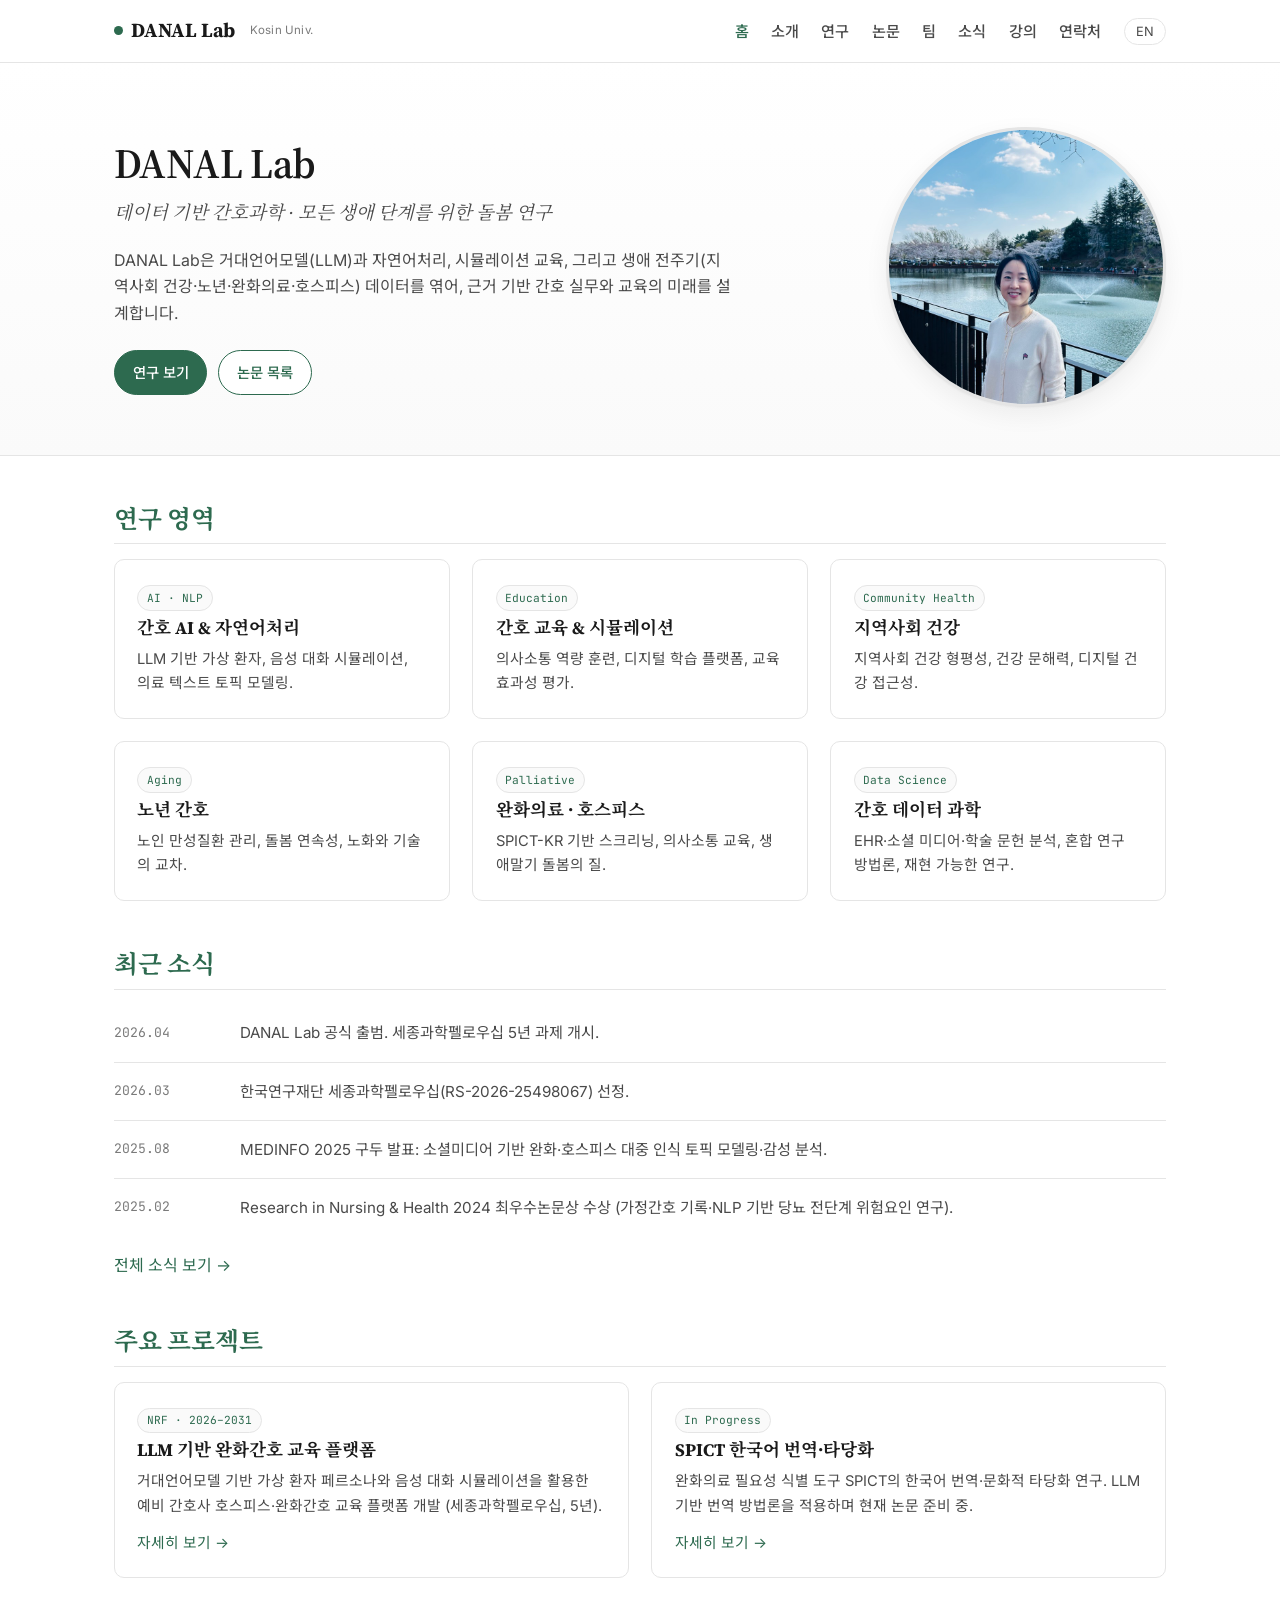
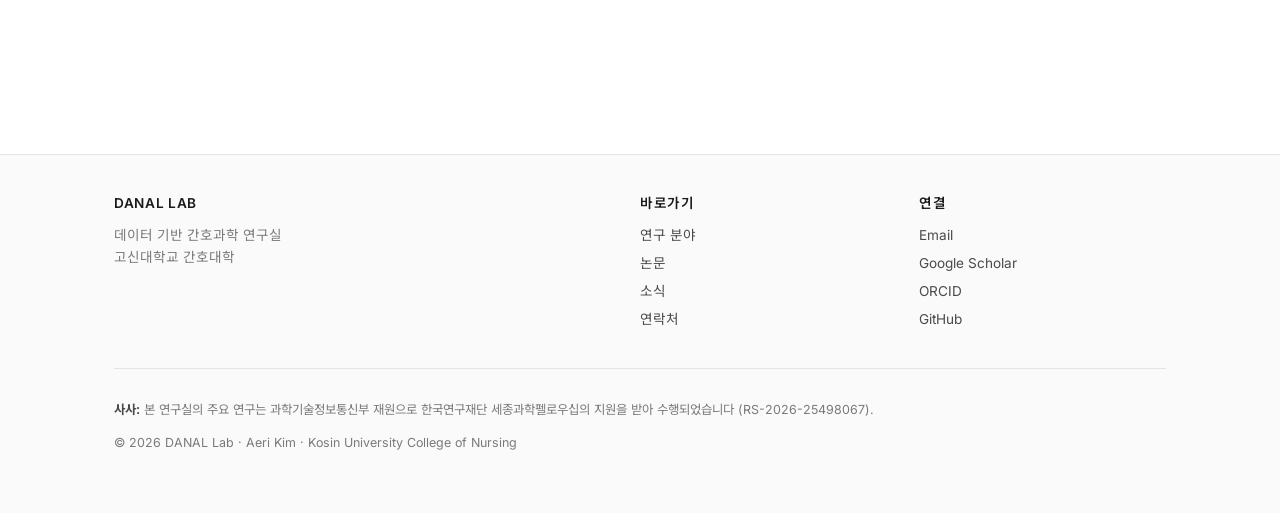
<file: index.html>
<!DOCTYPE html>
<html lang="ko">
<head>
<meta charset="UTF-8">
<meta name="viewport" content="width=device-width, initial-scale=1.0">
<title>DANAL Lab — Data-driven Aging, Nursing, AI & Learning Lab</title>
<meta name="description" content="Data-driven Aging, Nursing, AI & Learning Lab · Kosin University">
<link rel="canonical" href="https://danallab.com/">
<meta property="og:type" content="website">
<meta property="og:site_name" content="DANAL Lab">
<meta property="og:locale" content="ko_KR">
<meta property="og:title" content="DANAL Lab — Data-driven Aging, Nursing, AI & Learning Lab">
<meta property="og:description" content="Data-driven Aging, Nursing, AI & Learning Lab · Kosin University">
<meta property="og:url" content="https://danallab.com/">
<meta property="og:image" content="https://danallab.com/assets/img/pi-photo.svg">
<meta name="twitter:card" content="summary">
<meta name="twitter:title" content="DANAL Lab — Data-driven Aging, Nursing, AI & Learning Lab">
<meta name="twitter:description" content="Data-driven Aging, Nursing, AI & Learning Lab · Kosin University">
<meta name="twitter:image" content="https://danallab.com/assets/img/pi-photo.svg">
<link rel="preconnect" href="https://fonts.googleapis.com">
<link rel="preconnect" href="https://fonts.gstatic.com" crossorigin>
<link href="https://fonts.googleapis.com/css2?family=Inter:wght@400;500;600;700&family=Noto+Sans+KR:wght@400;500;700&family=Noto+Serif+KR:wght@400;600&family=Source+Serif+4:ital,wght@0,400;0,600;1,400&family=JetBrains+Mono:wght@400;500&display=swap" rel="stylesheet">
<link rel="stylesheet" href="css/style.css">
<link rel="icon" type="image/svg+xml" href="assets/img/favicon.svg">
</head>
<body>
<header class="site-header">
  <div class="nav-inner">
    <a href="index.html" class="brand"><span class="dot"></span>DANAL Lab <small>Kosin Univ.</small></a>
    <nav class="main-nav">
      <ul>
        <li><a href="index.html" data-lang-ko>홈</a><a href="index.html" data-lang-en>Home</a></li>
        <li><a href="about.html" data-lang-ko>소개</a><a href="about.html" data-lang-en>About</a></li>
        <li><a href="research.html" data-lang-ko>연구</a><a href="research.html" data-lang-en>Research</a></li>
        <li><a href="publications.html" data-lang-ko>논문</a><a href="publications.html" data-lang-en>Publications</a></li>
        <li><a href="team.html" data-lang-ko>팀</a><a href="team.html" data-lang-en>Team</a></li>
        <li><a href="news.html" data-lang-ko>소식</a><a href="news.html" data-lang-en>News</a></li>
        <li><a href="teaching.html" data-lang-ko>강의</a><a href="teaching.html" data-lang-en>Teaching</a></li>
        <li><a href="contact.html" data-lang-ko>연락처</a><a href="contact.html" data-lang-en>Contact</a></li>
        <li><button class="lang-toggle" type="button">EN</button></li>
      </ul>
    </nav>
    <button class="mobile-menu-btn" aria-label="Menu">☰</button>
  </div>
</header>

<section class="hero">
  <div class="container">
    <div class="hero-grid">
      <div class="hero-text">
        <h1 data-lang-ko>DANAL Lab</h1>
        <h1 data-lang-en>DANAL Lab</h1>
        <p class="tagline" data-lang-ko>데이터 기반 간호과학 · 모든 생애 단계를 위한 돌봄 연구</p>
        <p class="tagline" data-lang-en>Data-driven nursing science for every stage of life</p>
        <p class="lead" data-lang-ko>
          DANAL Lab은 거대언어모델(LLM)과 자연어처리, 시뮬레이션 교육, 그리고 생애 전주기(지역사회 건강·노년·완화의료·호스피스) 데이터를 엮어, 근거 기반 간호 실무와 교육의 미래를 설계합니다.
        </p>
        <p class="lead" data-lang-en>
          We integrate large language models, natural language processing, and simulation-based education with life-course nursing data—from community health to aging, palliative, and hospice care—to shape the future of evidence-based nursing practice and education.
        </p>
        <div class="hero-actions">
          <a href="research.html" class="btn btn-filled" data-lang-ko>연구 보기</a>
          <a href="research.html" class="btn btn-filled" data-lang-en>Explore Research</a>
          <a href="publications.html" class="btn" data-lang-ko>논문 목록</a>
          <a href="publications.html" class="btn" data-lang-en>Publications</a>
        </div>
      </div>
      <div class="hero-photo">
        <img src="assets/img/pi-photo.jpg" alt="Aeri Kim, PI of DANAL Lab">
      </div>
    </div>
  </div>
</section>

<main>
<div class="container">

  <section class="block">
    <h2 data-lang-ko>연구 영역</h2>
    <h2 data-lang-en>Research Areas</h2>
    <div class="grid-3">
      <div class="card">
        <span class="tag">AI · NLP</span>
        <h3 data-lang-ko>간호 AI &amp; 자연어처리</h3>
        <h3 data-lang-en>Nursing AI &amp; NLP</h3>
        <p data-lang-ko>LLM 기반 가상 환자, 음성 대화 시뮬레이션, 의료 텍스트 토픽 모델링.</p>
        <p data-lang-en>LLM-based virtual patients, voice dialogue simulation, topic modeling of clinical text.</p>
      </div>
      <div class="card">
        <span class="tag">Education</span>
        <h3 data-lang-ko>간호 교육 &amp; 시뮬레이션</h3>
        <h3 data-lang-en>Nursing Education &amp; Simulation</h3>
        <p data-lang-ko>의사소통 역량 훈련, 디지털 학습 플랫폼, 교육 효과성 평가.</p>
        <p data-lang-en>Communication competency training, digital learning platforms, educational outcome evaluation.</p>
      </div>
      <div class="card">
        <span class="tag">Community Health</span>
        <h3 data-lang-ko>지역사회 건강</h3>
        <h3 data-lang-en>Community Health</h3>
        <p data-lang-ko>지역사회 건강 형평성, 건강 문해력, 디지털 건강 접근성.</p>
        <p data-lang-en>Community health equity, health literacy, digital health access.</p>
      </div>
      <div class="card">
        <span class="tag">Aging</span>
        <h3 data-lang-ko>노년 간호</h3>
        <h3 data-lang-en>Aging &amp; Gerontological Care</h3>
        <p data-lang-ko>노인 만성질환 관리, 돌봄 연속성, 노화와 기술의 교차.</p>
        <p data-lang-en>Chronic disease management in older adults, continuity of care, aging at the intersection with technology.</p>
      </div>
      <div class="card">
        <span class="tag">Palliative</span>
        <h3 data-lang-ko>완화의료 · 호스피스</h3>
        <h3 data-lang-en>Palliative &amp; Hospice Care</h3>
        <p data-lang-ko>SPICT-KR 기반 스크리닝, 의사소통 교육, 생애말기 돌봄의 질.</p>
        <p data-lang-en>SPICT-KR–based screening, communication training, quality of end-of-life care.</p>
      </div>
      <div class="card">
        <span class="tag">Data Science</span>
        <h3 data-lang-ko>간호 데이터 과학</h3>
        <h3 data-lang-en>Nursing Data Science</h3>
        <p data-lang-ko>EHR·소셜 미디어·학술 문헌 분석, 혼합 연구 방법론, 재현 가능한 연구.</p>
        <p data-lang-en>Analysis of EHR, social media, and scientific literature; mixed methods; reproducible research.</p>
      </div>
    </div>
  </section>

  <section class="block">
    <h2 data-lang-ko>최근 소식</h2>
    <h2 data-lang-en>Recent News</h2>
    <ul class="news-list">
      <li>
        <span class="date">2026.04</span>
        <span class="content" data-lang-ko>DANAL Lab 공식 출범. 세종과학펠로우십 5년 과제 개시.</span>
        <span class="content" data-lang-en>DANAL Lab officially launched; 5-year Sejong Science Fellowship begins.</span>
      </li>
      <li>
        <span class="date">2026.03</span>
        <span class="content" data-lang-ko>한국연구재단 세종과학펠로우십(RS-2026-25498067) 선정.</span>
        <span class="content" data-lang-en>Selected as NRF Sejong Science Fellow (RS-2026-25498067).</span>
      </li>
      <li>
        <span class="date">2025.08</span>
        <span class="content" data-lang-ko>MEDINFO 2025 구두 발표: 소셜미디어 기반 완화·호스피스 대중 인식 토픽 모델링·감성 분석.</span>
        <span class="content" data-lang-en>Oral presentation at MEDINFO 2025: topic modeling &amp; sentiment analysis of public perceptions of palliative/hospice care on social media.</span>
      </li>
      <li>
        <span class="date">2025.02</span>
        <span class="content" data-lang-ko>Research in Nursing &amp; Health 2024 최우수논문상 수상 (가정간호 기록·NLP 기반 당뇨 전단계 위험요인 연구).</span>
        <span class="content" data-lang-en>Received Research in Nursing &amp; Health 2024 Best Paper Award (prediabetes risk factors from home nursing notes &amp; NLP).</span>
      </li>
    </ul>
    <p style="margin-top:1rem;"><a href="news.html" data-lang-ko>전체 소식 보기 →</a><a href="news.html" data-lang-en>See all news →</a></p>
  </section>

  <section class="block">
    <h2 data-lang-ko>주요 프로젝트</h2>
    <h2 data-lang-en>Featured Projects</h2>
    <div class="grid-2">
      <div class="card">
        <span class="tag">NRF · 2026–2031</span>
        <h3 data-lang-ko>LLM 기반 완화간호 교육 플랫폼</h3>
        <h3 data-lang-en>LLM-based Palliative Nursing Education Platform</h3>
        <p data-lang-ko>거대언어모델 기반 가상 환자 페르소나와 음성 대화 시뮬레이션을 활용한 예비 간호사 호스피스·완화간호 교육 플랫폼 개발 (세종과학펠로우십, 5년).</p>
        <p data-lang-en>Development of a hospice/palliative nursing education platform for pre-licensure nurses using LLM-based virtual patient personas and voice dialogue simulation (Sejong Science Fellowship, 5 years).</p>
        <p style="margin-top:.8rem;"><a href="research.html#sejong" data-lang-ko>자세히 보기 →</a><a href="research.html#sejong" data-lang-en>Read more →</a></p>
      </div>
      <div class="card">
        <span class="tag">In Progress</span>
        <h3 data-lang-ko>SPICT 한국어 번역·타당화</h3>
        <h3 data-lang-en>SPICT Korean Translation &amp; Validation</h3>
        <p data-lang-ko>완화의료 필요성 식별 도구 SPICT의 한국어 번역·문화적 타당화 연구. LLM 기반 번역 방법론을 적용하며 현재 논문 준비 중.</p>
        <p data-lang-en>Korean translation and cultural validation of the Supportive and Palliative Care Indicators Tool (SPICT), using an LLM-assisted methodology; manuscript in preparation.</p>
        <p style="margin-top:.8rem;"><a href="research.html#spict" data-lang-ko>자세히 보기 →</a><a href="research.html#spict" data-lang-en>Read more →</a></p>
      </div>
    </div>
  </section>

</div>
</main>

<footer class="site-footer">
  <div class="container">
    <div class="foot-grid">
      <div>
        <h4>DANAL Lab</h4>
        <p data-lang-ko style="margin:.4rem 0;">데이터 기반 간호과학 연구실<br>고신대학교 간호대학</p>
        <p data-lang-en style="margin:.4rem 0;">Data-driven Aging, Nursing, AI &amp; Learning Lab<br>College of Nursing, Kosin University</p>
      </div>
      <div>
        <h4 data-lang-ko>바로가기</h4>
        <h4 data-lang-en>Quick Links</h4>
        <ul>
          <li><a href="research.html" data-lang-ko>연구 분야</a><a href="research.html" data-lang-en>Research</a></li>
          <li><a href="publications.html" data-lang-ko>논문</a><a href="publications.html" data-lang-en>Publications</a></li>
          <li><a href="news.html" data-lang-ko>소식</a><a href="news.html" data-lang-en>News</a></li>
          <li><a href="contact.html" data-lang-ko>연락처</a><a href="contact.html" data-lang-en>Contact</a></li>
        </ul>
      </div>
      <div>
        <h4 data-lang-ko>연결</h4>
        <h4 data-lang-en>Connect</h4>
        <ul>
          <li><a href="mailto:aeri.kim83@gmail.com">Email</a></li>
          <li><a href="https://scholar.google.com/citations?user=otBvEsYAAAAJ&hl=ko&oi=ao" target="_blank" rel="noopener">Google Scholar</a></li>
          <li><a href="https://orcid.org/0000-0001-6993-060X" target="_blank" rel="noopener">ORCID</a></li>
          <li><a href="https://github.com/RN-Aeri" target="_blank" rel="noopener">GitHub</a></li>
        </ul>
      </div>
    </div>
    <div class="ack">
      <p data-lang-ko><strong>사사:</strong> 본 연구실의 주요 연구는 과학기술정보통신부 재원으로 한국연구재단 세종과학펠로우십의 지원을 받아 수행되었습니다 (RS-2026-25498067).</p>
      <p data-lang-en><strong>Acknowledgement:</strong> This lab is supported in part by the National Research Foundation of Korea (NRF) grant funded by the Korean government (MSIT) through the Sejong Science Fellowship (RS-2026-25498067).</p>
      <p style="margin-top:.8rem;">© 2026 DANAL Lab · Aeri Kim · Kosin University College of Nursing</p>
    </div>
  </div>
</footer>
<script src="js/main.js"></script>
</body>
</html>
</file>
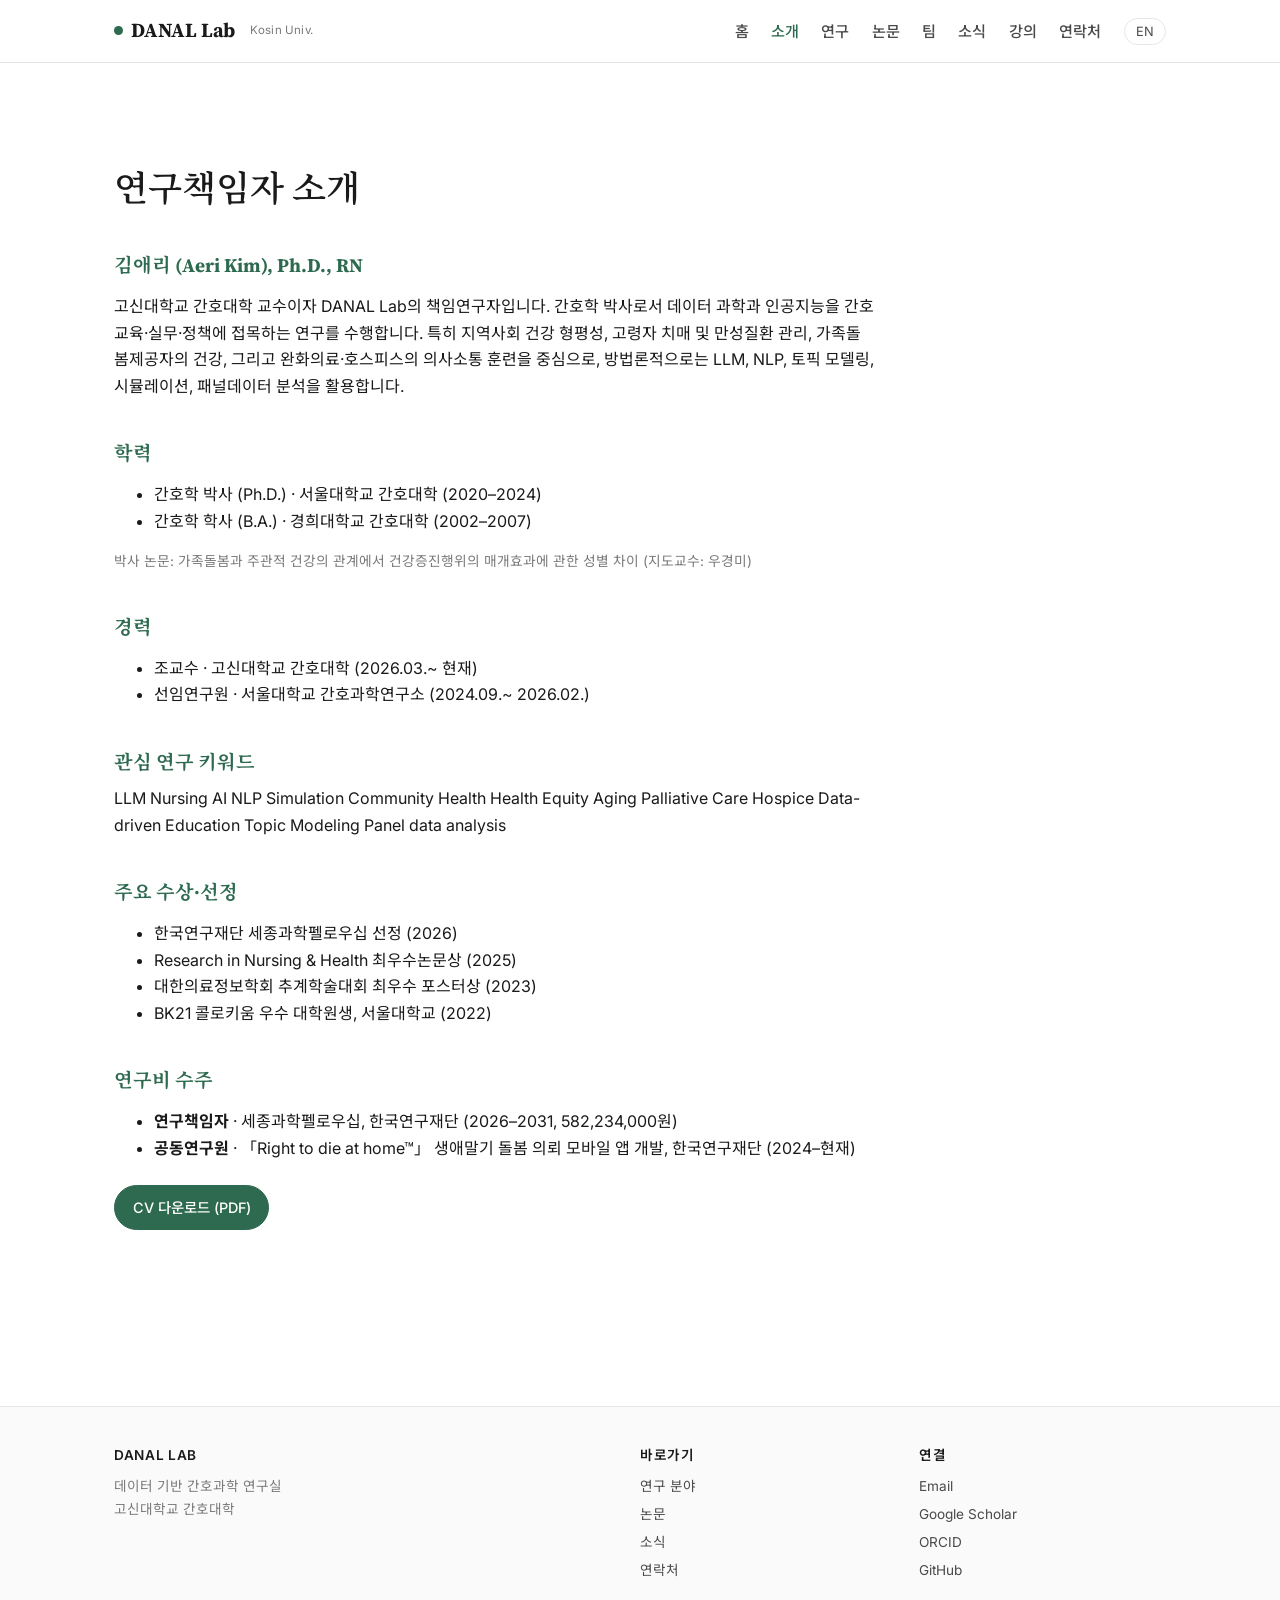
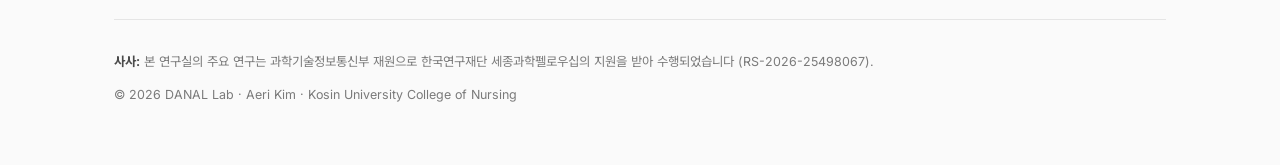
<file: about.html>
<!DOCTYPE html>
<html lang="ko">
<head>
<meta charset="UTF-8">
<meta name="viewport" content="width=device-width, initial-scale=1.0">
<title>About · DANAL Lab</title>
<meta name="description" content="About Aeri Kim, PI of DANAL Lab">
<link rel="canonical" href="https://danallab.com/about.html">
<meta property="og:type" content="website">
<meta property="og:site_name" content="DANAL Lab">
<meta property="og:locale" content="ko_KR">
<meta property="og:title" content="About · DANAL Lab">
<meta property="og:description" content="About Aeri Kim, PI of DANAL Lab">
<meta property="og:url" content="https://danallab.com/about.html">
<meta property="og:image" content="https://danallab.com/assets/img/pi-photo.svg">
<meta name="twitter:card" content="summary">
<meta name="twitter:title" content="About · DANAL Lab">
<meta name="twitter:description" content="About Aeri Kim, PI of DANAL Lab">
<meta name="twitter:image" content="https://danallab.com/assets/img/pi-photo.svg">
<link rel="preconnect" href="https://fonts.googleapis.com">
<link rel="preconnect" href="https://fonts.gstatic.com" crossorigin>
<link href="https://fonts.googleapis.com/css2?family=Inter:wght@400;500;600;700&family=Noto+Sans+KR:wght@400;500;700&family=Noto+Serif+KR:wght@400;600&family=Source+Serif+4:ital,wght@0,400;0,600;1,400&family=JetBrains+Mono:wght@400;500&display=swap" rel="stylesheet">
<link rel="stylesheet" href="css/style.css">
<link rel="icon" type="image/svg+xml" href="assets/img/favicon.svg">
</head>
<body>
<header class="site-header">
  <div class="nav-inner">
    <a href="index.html" class="brand"><span class="dot"></span>DANAL Lab <small>Kosin Univ.</small></a>
    <nav class="main-nav">
      <ul>
        <li><a href="index.html" data-lang-ko>홈</a><a href="index.html" data-lang-en>Home</a></li>
        <li><a href="about.html" data-lang-ko>소개</a><a href="about.html" data-lang-en>About</a></li>
        <li><a href="research.html" data-lang-ko>연구</a><a href="research.html" data-lang-en>Research</a></li>
        <li><a href="publications.html" data-lang-ko>논문</a><a href="publications.html" data-lang-en>Publications</a></li>
        <li><a href="team.html" data-lang-ko>팀</a><a href="team.html" data-lang-en>Team</a></li>
        <li><a href="news.html" data-lang-ko>소식</a><a href="news.html" data-lang-en>News</a></li>
        <li><a href="teaching.html" data-lang-ko>강의</a><a href="teaching.html" data-lang-en>Teaching</a></li>
        <li><a href="contact.html" data-lang-ko>연락처</a><a href="contact.html" data-lang-en>Contact</a></li>
        <li><button class="lang-toggle" type="button">EN</button></li>
      </ul>
    </nav>
    <button class="mobile-menu-btn" aria-label="Menu">☰</button>
  </div>
</header>

<main>
<div class="container">
  <section class="block">
    <h1 data-lang-ko>연구책임자 소개</h1>
    <h1 data-lang-en>About the PI</h1>

    <div class="about-body" style="max-width:760px;">
        <h3 data-lang-ko>김애리 (Aeri Kim), Ph.D., RN</h3>
        <h3 data-lang-en>Aeri Kim, Ph.D., RN</h3>
        <p data-lang-ko>고신대학교 간호대학 교수이자 DANAL Lab의 책임연구자입니다. 간호학 박사로서 데이터 과학과 인공지능을 간호 교육·실무·정책에 접목하는 연구를 수행합니다. 특히 지역사회 건강 형평성, 고령자 치매 및 만성질환 관리, 가족돌봄제공자의 건강, 그리고 완화의료·호스피스의 의사소통 훈련을 중심으로, 방법론적으로는 LLM, NLP, 토픽 모델링, 시뮬레이션, 패널데이터 분석을 활용합니다.</p>
        <p data-lang-en>Dr. Aeri Kim is a faculty member at the College of Nursing, Kosin University, and the principal investigator of DANAL Lab. Her research applies data science and artificial intelligence to nursing education, practice, and policy—centering on community health equity, dementia and chronic disease management in older adults, the health of family caregivers, and palliative/hospice communication training. Methodologically, she uses LLMs, NLP, topic modeling, simulation, and panel data analysis.</p>

        <h3 data-lang-ko>학력</h3>
        <h3 data-lang-en>Education</h3>
        <ul>
          <li data-lang-ko>간호학 박사 (Ph.D.) · 서울대학교 간호대학 (2020–2024)</li>
          <li data-lang-en>Ph.D., Nursing · Seoul National University College of Nursing (2020–2024)</li>
          <li data-lang-ko>간호학 학사 (B.A.) · 경희대학교 간호대학 (2002–2007)</li>
          <li data-lang-en>B.A., Nursing · Kyung Hee University College of Nursing (2002–2007)</li>
        </ul>
        <p data-lang-ko style="font-size:.86rem; color:var(--muted); margin-top:.4rem;">박사 논문: 가족돌봄과 주관적 건강의 관계에서 건강증진행위의 매개효과에 관한 성별 차이 (지도교수: 우경미)</p>
        <p data-lang-en style="font-size:.86rem; color:var(--muted); margin-top:.4rem;">Ph.D. thesis: Gender differences in the relationship between family caregiving and subjective health — the mediating role of health-promoting behaviors (Advisor: Prof. Kyungmi Woo)</p>

        <h3 data-lang-ko>경력</h3>
        <h3 data-lang-en>Appointments</h3>
        <ul>
          <li data-lang-ko>조교수 · 고신대학교 간호대학 (2026.03.~ 현재)</li>
          <li data-lang-en>Assistant Professor · College of Nursing, Kosin University (2026.03.~ Present)</li>
          <li data-lang-ko>선임연구원 · 서울대학교 간호과학연구소 (2024.09.~ 2026.02.)</li>
          <li data-lang-en>Senior Researcher · Research Institute of Nursing Science, Seoul National University (2024.09.~ 2026.02.)</li>
        </ul>

        <h3 data-lang-ko>관심 연구 키워드</h3>
        <h3 data-lang-en>Research Keywords</h3>
        <div>
          <span class="tag">LLM</span>
          <span class="tag">Nursing AI</span>
          <span class="tag">NLP</span>
          <span class="tag">Simulation</span>
          <span class="tag">Community Health</span>
          <span class="tag">Health Equity</span>
          <span class="tag">Aging</span>
          <span class="tag">Palliative Care</span>
          <span class="tag">Hospice</span>
          <span class="tag">Data-driven Education</span>
          <span class="tag">Topic Modeling</span>
          <span class="tag">Panel data analysis</span>
        </div>

        <h3 data-lang-ko>주요 수상·선정</h3>
        <h3 data-lang-en>Honors</h3>
        <ul>
          <li data-lang-ko>한국연구재단 세종과학펠로우십 선정 (2026)</li>
          <li data-lang-en>NRF Sejong Science Fellow (2026)</li>
          <li data-lang-ko>Research in Nursing &amp; Health 최우수논문상 (2025)</li>
          <li data-lang-en>Research in Nursing &amp; Health — Best Paper Award (2025)</li>
          <li data-lang-ko>대한의료정보학회 추계학술대회 최우수 포스터상 (2023)</li>
          <li data-lang-en>Best Poster Award, Korean Society of Medical Informatics Fall Conference (2023)</li>
          <li data-lang-ko>BK21 콜로키움 우수 대학원생, 서울대학교 (2022)</li>
          <li data-lang-en>BK21 Colloquium Excellent Graduate Student, Seoul National University (2022)</li>
        </ul>

        <h3 data-lang-ko>연구비 수주</h3>
        <h3 data-lang-en>Research Grants</h3>
        <ul>
          <li data-lang-ko><strong>연구책임자</strong> · 세종과학펠로우십, 한국연구재단 (2026–2031, 582,234,000원)</li>
          <li data-lang-en><strong>Principal Investigator</strong> · Sejong Science Fellowship, NRF (2026–2031, 582,234,000 KRW)</li>
          <li data-lang-ko><strong>공동연구원</strong> · 「Right to die at home™」 생애말기 돌봄 의뢰 모바일 앱 개발, 한국연구재단 (2024–현재)</li>
          <li data-lang-en><strong>Co-Investigator</strong> · "Right to die at home™" end-of-life care referral mobile app, NRF (2024–present)</li>
        </ul>

        <p style="margin-top:1.5rem;"><a href="Aeri_Kim_CV.pdf" class="btn btn-filled" target="_blank" rel="noopener" data-lang-ko>CV 다운로드 (PDF)</a><a href="Aeri_Kim_CV.pdf" class="btn btn-filled" target="_blank" rel="noopener" data-lang-en>Download CV (PDF)</a></p>
      </div>
  </section>
</div>
</main>

<footer class="site-footer">
  <div class="container">
    <div class="foot-grid">
      <div>
        <h4>DANAL Lab</h4>
        <p data-lang-ko style="margin:.4rem 0;">데이터 기반 간호과학 연구실<br>고신대학교 간호대학</p>
        <p data-lang-en style="margin:.4rem 0;">Data-driven Aging, Nursing, AI &amp; Learning Lab<br>College of Nursing, Kosin University</p>
      </div>
      <div>
        <h4 data-lang-ko>바로가기</h4>
        <h4 data-lang-en>Quick Links</h4>
        <ul>
          <li><a href="research.html" data-lang-ko>연구 분야</a><a href="research.html" data-lang-en>Research</a></li>
          <li><a href="publications.html" data-lang-ko>논문</a><a href="publications.html" data-lang-en>Publications</a></li>
          <li><a href="news.html" data-lang-ko>소식</a><a href="news.html" data-lang-en>News</a></li>
          <li><a href="contact.html" data-lang-ko>연락처</a><a href="contact.html" data-lang-en>Contact</a></li>
        </ul>
      </div>
      <div>
        <h4 data-lang-ko>연결</h4>
        <h4 data-lang-en>Connect</h4>
        <ul>
          <li><a href="mailto:aeri.kim83@gmail.com">Email</a></li>
          <li><a href="https://scholar.google.com/citations?user=otBvEsYAAAAJ&hl=ko&oi=ao" target="_blank" rel="noopener">Google Scholar</a></li>
          <li><a href="https://orcid.org/0000-0001-6993-060X" target="_blank" rel="noopener">ORCID</a></li>
          <li><a href="https://github.com/RN-Aeri" target="_blank" rel="noopener">GitHub</a></li>
        </ul>
      </div>
    </div>
    <div class="ack">
      <p data-lang-ko><strong>사사:</strong> 본 연구실의 주요 연구는 과학기술정보통신부 재원으로 한국연구재단 세종과학펠로우십의 지원을 받아 수행되었습니다 (RS-2026-25498067).</p>
      <p data-lang-en><strong>Acknowledgement:</strong> This lab is supported in part by the National Research Foundation of Korea (NRF) grant funded by the Korean government (MSIT) through the Sejong Science Fellowship (RS-2026-25498067).</p>
      <p style="margin-top:.8rem;">© 2026 DANAL Lab · Aeri Kim · Kosin University College of Nursing</p>
    </div>
  </div>
</footer>
<script src="js/main.js"></script>
</body>
</html>
</file>
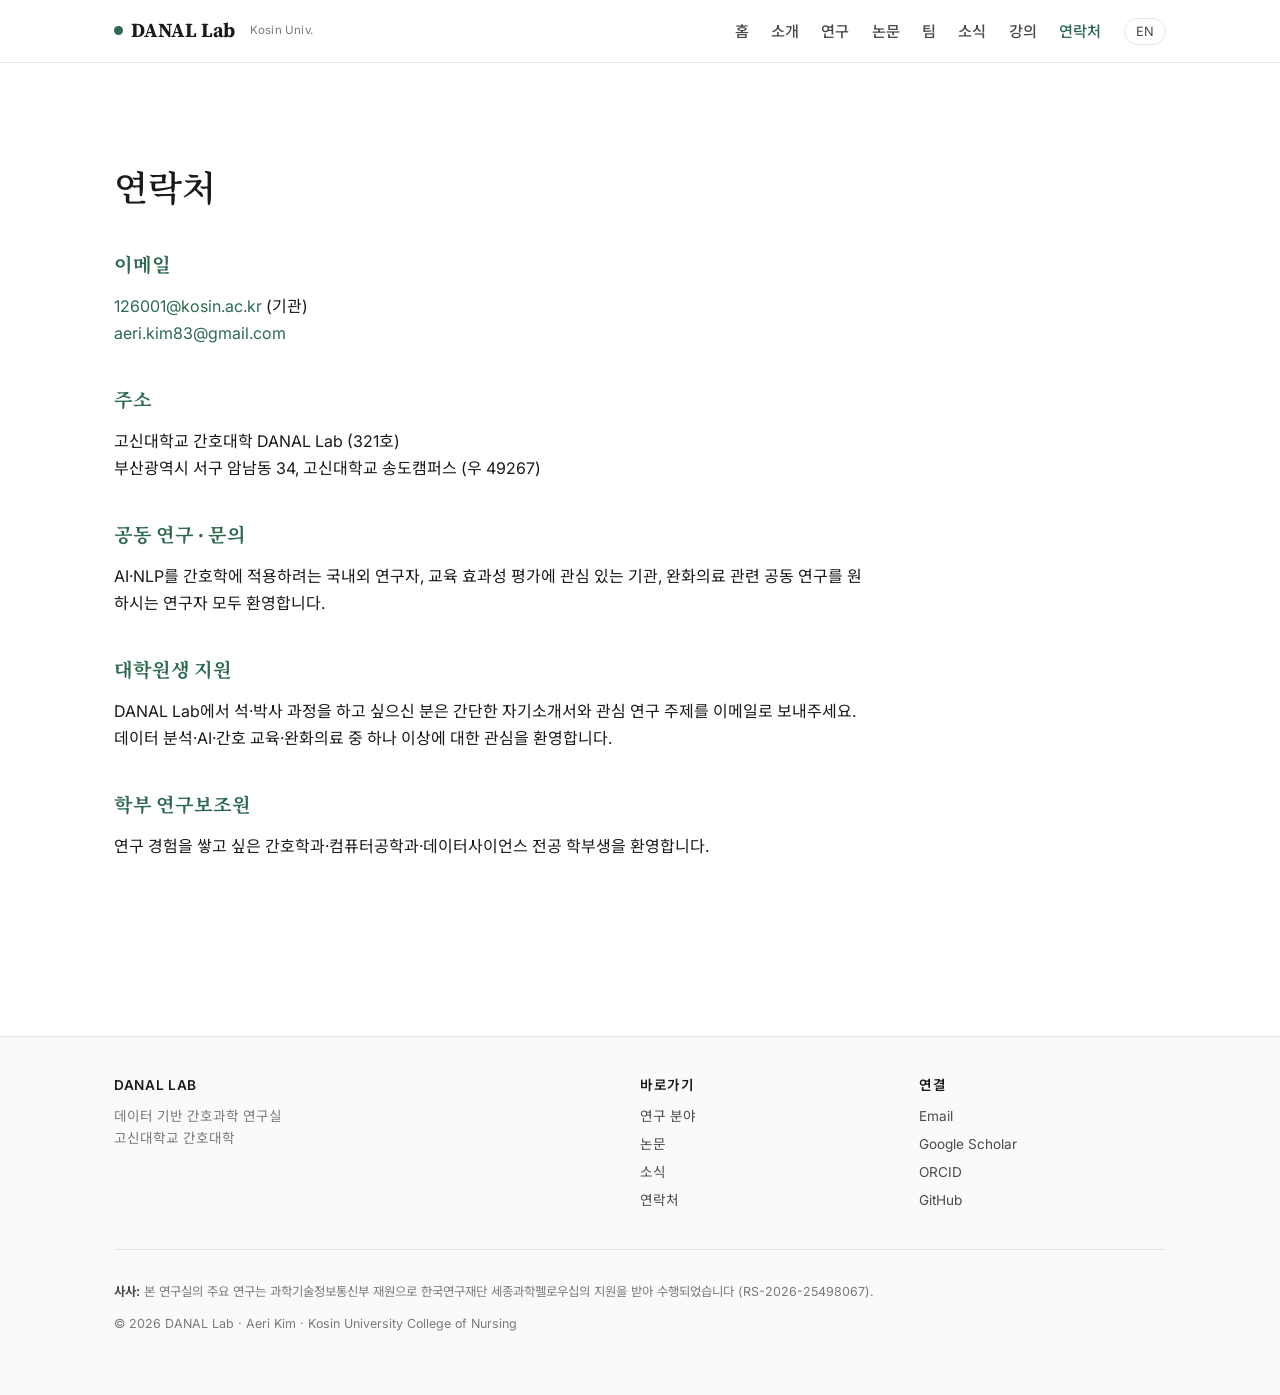
<file: contact.html>
<!DOCTYPE html>
<html lang="ko">
<head>
<meta charset="UTF-8">
<meta name="viewport" content="width=device-width, initial-scale=1.0">
<title>Contact · DANAL Lab</title>
<meta name="description" content="Contact DANAL Lab">
<link rel="canonical" href="https://danallab.com/contact.html">
<meta property="og:type" content="website">
<meta property="og:site_name" content="DANAL Lab">
<meta property="og:locale" content="ko_KR">
<meta property="og:title" content="Contact · DANAL Lab">
<meta property="og:description" content="Contact DANAL Lab">
<meta property="og:url" content="https://danallab.com/contact.html">
<meta property="og:image" content="https://danallab.com/assets/img/pi-photo.svg">
<meta name="twitter:card" content="summary">
<meta name="twitter:title" content="Contact · DANAL Lab">
<meta name="twitter:description" content="Contact DANAL Lab">
<meta name="twitter:image" content="https://danallab.com/assets/img/pi-photo.svg">
<link rel="preconnect" href="https://fonts.googleapis.com">
<link rel="preconnect" href="https://fonts.gstatic.com" crossorigin>
<link href="https://fonts.googleapis.com/css2?family=Inter:wght@400;500;600;700&family=Noto+Sans+KR:wght@400;500;700&family=Noto+Serif+KR:wght@400;600&family=Source+Serif+4:ital,wght@0,400;0,600;1,400&family=JetBrains+Mono:wght@400;500&display=swap" rel="stylesheet">
<link rel="stylesheet" href="css/style.css">
<link rel="icon" type="image/svg+xml" href="assets/img/favicon.svg">
</head>
<body>
<header class="site-header">
  <div class="nav-inner">
    <a href="index.html" class="brand"><span class="dot"></span>DANAL Lab <small>Kosin Univ.</small></a>
    <nav class="main-nav">
      <ul>
        <li><a href="index.html" data-lang-ko>홈</a><a href="index.html" data-lang-en>Home</a></li>
        <li><a href="about.html" data-lang-ko>소개</a><a href="about.html" data-lang-en>About</a></li>
        <li><a href="research.html" data-lang-ko>연구</a><a href="research.html" data-lang-en>Research</a></li>
        <li><a href="publications.html" data-lang-ko>논문</a><a href="publications.html" data-lang-en>Publications</a></li>
        <li><a href="team.html" data-lang-ko>팀</a><a href="team.html" data-lang-en>Team</a></li>
        <li><a href="news.html" data-lang-ko>소식</a><a href="news.html" data-lang-en>News</a></li>
        <li><a href="teaching.html" data-lang-ko>강의</a><a href="teaching.html" data-lang-en>Teaching</a></li>
        <li><a href="contact.html" data-lang-ko>연락처</a><a href="contact.html" data-lang-en>Contact</a></li>
        <li><button class="lang-toggle" type="button">EN</button></li>
      </ul>
    </nav>
    <button class="mobile-menu-btn" aria-label="Menu">☰</button>
  </div>
</header>

<main>
<div class="container">
  <section class="block">
    <h1 data-lang-ko>연락처</h1>
    <h1 data-lang-en>Contact</h1>
    <div class="contact-body" style="max-width:760px;">
        <h3 data-lang-ko>이메일</h3>
        <h3 data-lang-en>Email</h3>
        <p><a href="mailto:126001@kosin.ac.kr">126001@kosin.ac.kr</a> (기관)<br><a href="mailto:aeri.kim83@gmail.com">aeri.kim83@gmail.com</a></p>

        <h3 data-lang-ko>주소</h3>
        <h3 data-lang-en>Address</h3>
        <p data-lang-ko>고신대학교 간호대학 DANAL Lab (321호)<br>부산광역시 서구 암남동 34, 고신대학교 송도캠퍼스 (우 49267)</p>
        <p data-lang-en>DANAL Lab (Room 321), College of Nursing, Kosin University<br>Kosin University Songdo Campus, 34 Amnam-dong, Seo-gu, Busan 49267, Republic of Korea</p>

        <h3 data-lang-ko>공동 연구 · 문의</h3>
        <h3 data-lang-en>Collaboration Inquiries</h3>
        <p data-lang-ko>AI·NLP를 간호학에 적용하려는 국내외 연구자, 교육 효과성 평가에 관심 있는 기관, 완화의료 관련 공동 연구를 원하시는 연구자 모두 환영합니다.</p>
        <p data-lang-en>We welcome inquiries from researchers applying AI/NLP to nursing, institutions interested in educational evaluation, and collaborators in palliative care research—both domestically and internationally.</p>

        <h3 data-lang-ko>대학원생 지원</h3>
        <h3 data-lang-en>Prospective Students</h3>
        <p data-lang-ko>DANAL Lab에서 석·박사 과정을 하고 싶으신 분은 간단한 자기소개서와 관심 연구 주제를 이메일로 보내주세요. 데이터 분석·AI·간호 교육·완화의료 중 하나 이상에 대한 관심을 환영합니다.</p>
        <p data-lang-en>If you are interested in pursuing an M.S./Ph.D. at DANAL Lab, please send a brief self-introduction and your research interests by email. We welcome interest in any of the following areas: data analysis, AI, nursing education, and palliative care.</p>

        <h3 data-lang-ko>학부 연구보조원</h3>
        <h3 data-lang-en>Undergraduate Research Assistants</h3>
        <p data-lang-ko>연구 경험을 쌓고 싶은 간호학과·컴퓨터공학과·데이터사이언스 전공 학부생을 환영합니다.</p>
        <p data-lang-en>We welcome undergraduate students from nursing, computer science, and data science who wish to gain research experience.</p>
    </div>
  </section>
</div>
</main>

<footer class="site-footer">
  <div class="container">
    <div class="foot-grid">
      <div>
        <h4>DANAL Lab</h4>
        <p data-lang-ko style="margin:.4rem 0;">데이터 기반 간호과학 연구실<br>고신대학교 간호대학</p>
        <p data-lang-en style="margin:.4rem 0;">Data-driven Aging, Nursing, AI &amp; Learning Lab<br>College of Nursing, Kosin University</p>
      </div>
      <div>
        <h4 data-lang-ko>바로가기</h4>
        <h4 data-lang-en>Quick Links</h4>
        <ul>
          <li><a href="research.html" data-lang-ko>연구 분야</a><a href="research.html" data-lang-en>Research</a></li>
          <li><a href="publications.html" data-lang-ko>논문</a><a href="publications.html" data-lang-en>Publications</a></li>
          <li><a href="news.html" data-lang-ko>소식</a><a href="news.html" data-lang-en>News</a></li>
          <li><a href="contact.html" data-lang-ko>연락처</a><a href="contact.html" data-lang-en>Contact</a></li>
        </ul>
      </div>
      <div>
        <h4 data-lang-ko>연결</h4>
        <h4 data-lang-en>Connect</h4>
        <ul>
          <li><a href="mailto:aeri.kim83@gmail.com">Email</a></li>
          <li><a href="https://scholar.google.com/citations?user=otBvEsYAAAAJ&hl=ko&oi=ao" target="_blank" rel="noopener">Google Scholar</a></li>
          <li><a href="https://orcid.org/0000-0001-6993-060X" target="_blank" rel="noopener">ORCID</a></li>
          <li><a href="https://github.com/RN-Aeri" target="_blank" rel="noopener">GitHub</a></li>
        </ul>
      </div>
    </div>
    <div class="ack">
      <p data-lang-ko><strong>사사:</strong> 본 연구실의 주요 연구는 과학기술정보통신부 재원으로 한국연구재단 세종과학펠로우십의 지원을 받아 수행되었습니다 (RS-2026-25498067).</p>
      <p data-lang-en><strong>Acknowledgement:</strong> This lab is supported in part by the National Research Foundation of Korea (NRF) grant funded by the Korean government (MSIT) through the Sejong Science Fellowship (RS-2026-25498067).</p>
      <p style="margin-top:.8rem;">© 2026 DANAL Lab · Aeri Kim · Kosin University College of Nursing</p>
    </div>
  </div>
</footer>
<script src="js/main.js"></script>
</body>
</html>
</file>
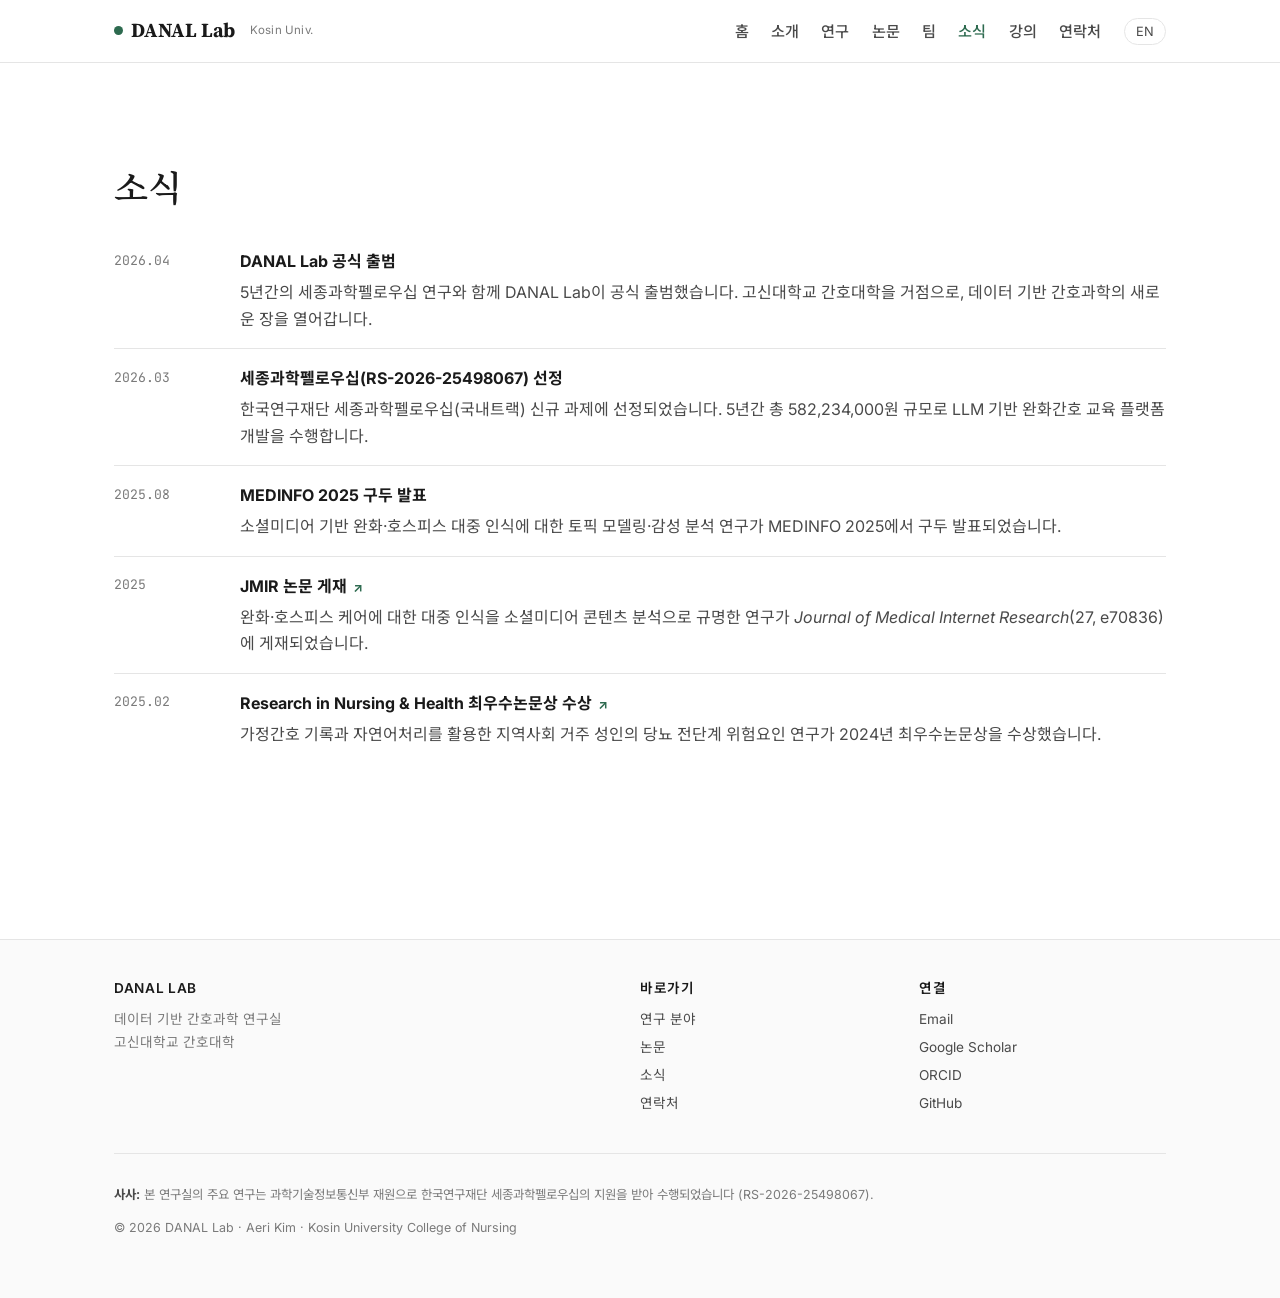
<file: news.html>
<!DOCTYPE html>
<html lang="ko">
<head>
<meta charset="UTF-8">
<meta name="viewport" content="width=device-width, initial-scale=1.0">
<title>News · DANAL Lab</title>
<meta name="description" content="Latest news from DANAL Lab">
<link rel="canonical" href="https://danallab.com/news.html">
<meta property="og:type" content="website">
<meta property="og:site_name" content="DANAL Lab">
<meta property="og:locale" content="ko_KR">
<meta property="og:title" content="News · DANAL Lab">
<meta property="og:description" content="Latest news from DANAL Lab">
<meta property="og:url" content="https://danallab.com/news.html">
<meta property="og:image" content="https://danallab.com/assets/img/pi-photo.svg">
<meta name="twitter:card" content="summary">
<meta name="twitter:title" content="News · DANAL Lab">
<meta name="twitter:description" content="Latest news from DANAL Lab">
<meta name="twitter:image" content="https://danallab.com/assets/img/pi-photo.svg">
<link rel="preconnect" href="https://fonts.googleapis.com">
<link rel="preconnect" href="https://fonts.gstatic.com" crossorigin>
<link href="https://fonts.googleapis.com/css2?family=Inter:wght@400;500;600;700&family=Noto+Sans+KR:wght@400;500;700&family=Noto+Serif+KR:wght@400;600&family=Source+Serif+4:ital,wght@0,400;0,600;1,400&family=JetBrains+Mono:wght@400;500&display=swap" rel="stylesheet">
<link rel="stylesheet" href="css/style.css">
<link rel="icon" type="image/svg+xml" href="assets/img/favicon.svg">
</head>
<body>
<header class="site-header">
  <div class="nav-inner">
    <a href="index.html" class="brand"><span class="dot"></span>DANAL Lab <small>Kosin Univ.</small></a>
    <nav class="main-nav">
      <ul>
        <li><a href="index.html" data-lang-ko>홈</a><a href="index.html" data-lang-en>Home</a></li>
        <li><a href="about.html" data-lang-ko>소개</a><a href="about.html" data-lang-en>About</a></li>
        <li><a href="research.html" data-lang-ko>연구</a><a href="research.html" data-lang-en>Research</a></li>
        <li><a href="publications.html" data-lang-ko>논문</a><a href="publications.html" data-lang-en>Publications</a></li>
        <li><a href="team.html" data-lang-ko>팀</a><a href="team.html" data-lang-en>Team</a></li>
        <li><a href="news.html" data-lang-ko>소식</a><a href="news.html" data-lang-en>News</a></li>
        <li><a href="teaching.html" data-lang-ko>강의</a><a href="teaching.html" data-lang-en>Teaching</a></li>
        <li><a href="contact.html" data-lang-ko>연락처</a><a href="contact.html" data-lang-en>Contact</a></li>
        <li><button class="lang-toggle" type="button">EN</button></li>
      </ul>
    </nav>
    <button class="mobile-menu-btn" aria-label="Menu">☰</button>
  </div>
</header>

<main>
<div class="container">
  <section class="block">
    <h1 data-lang-ko>소식</h1>
    <h1 data-lang-en>News</h1>
    <!--
      ▣ 소식 제목에 링크/이미지 연결하는 법 (정적 사이트라 '업로드 폼'은 없고, 파일·URL을 직접 연결합니다)
        1) 외부 기사/논문 링크:  제목을 아래처럼 <a>로 감쌉니다.
           <a href="https://기사주소" target="_blank" rel="noopener" class="news-link"><strong>제목 <span class="arrow">↗</span></strong></a>
        2) 이미지(사진·기사 캡처):  이미지 파일을 assets/news/ 폴더에 넣고 같은 방식으로 연결합니다.
           예) <a href="assets/news/2026-04.jpg" target="_blank" rel="noopener" class="news-link"><strong>제목 <span class="arrow">↗</span></strong></a>
      ※ 아래 JMIR·RN&H 항목이 1)번 방식의 실제 예시입니다.
    -->
    <ul class="news-list">
      <li>
        <span class="date">2026.04</span>
        <div>
          <strong data-lang-ko>DANAL Lab 공식 출범</strong>
          <strong data-lang-en>DANAL Lab officially launched</strong>
          <p data-lang-ko style="margin:.3rem 0 0; color:var(--ink-soft);">5년간의 세종과학펠로우십 연구와 함께 DANAL Lab이 공식 출범했습니다. 고신대학교 간호대학을 거점으로, 데이터 기반 간호과학의 새로운 장을 열어갑니다.</p>
          <p data-lang-en style="margin:.3rem 0 0; color:var(--ink-soft);">DANAL Lab officially launched alongside a 5-year Sejong Science Fellowship project, opening a new chapter for data-driven nursing science at Kosin University College of Nursing.</p>
        </div>
      </li>
      <li>
        <span class="date">2026.03</span>
        <div>
          <strong data-lang-ko>세종과학펠로우십(RS-2026-25498067) 선정</strong>
          <strong data-lang-en>Selected as Sejong Science Fellow</strong>
          <p data-lang-ko style="margin:.3rem 0 0; color:var(--ink-soft);">한국연구재단 세종과학펠로우십(국내트랙) 신규 과제에 선정되었습니다. 5년간 총 582,234,000원 규모로 LLM 기반 완화간호 교육 플랫폼 개발을 수행합니다.</p>
          <p data-lang-en style="margin:.3rem 0 0; color:var(--ink-soft);">Selected for the NRF Sejong Science Fellowship (domestic track) with a 5-year grant (582,234,000 KRW) to develop an LLM-based palliative nursing education platform.</p>
        </div>
      </li>
      <li>
        <span class="date">2025.08</span>
        <div>
          <strong data-lang-ko>MEDINFO 2025 구두 발표</strong>
          <strong data-lang-en>MEDINFO 2025 oral presentation</strong>
          <p data-lang-ko style="margin:.3rem 0 0; color:var(--ink-soft);">소셜미디어 기반 완화·호스피스 대중 인식에 대한 토픽 모델링·감성 분석 연구가 MEDINFO 2025에서 구두 발표되었습니다.</p>
          <p data-lang-en style="margin:.3rem 0 0; color:var(--ink-soft);">Our study on public perceptions of palliative and hospice care in social media (topic modeling &amp; multi-class sentiment analysis) was presented orally at MEDINFO 2025.</p>
        </div>
      </li>
      <li>
        <span class="date">2025</span>
        <div>
          <a href="https://doi.org/10.2196/70836" target="_blank" rel="noopener" class="news-link"><strong data-lang-ko>JMIR 논문 게재 <span class="arrow">↗</span></strong></a>
          <a href="https://doi.org/10.2196/70836" target="_blank" rel="noopener" class="news-link"><strong data-lang-en>Paper published in JMIR <span class="arrow">↗</span></strong></a>
          <p data-lang-ko style="margin:.3rem 0 0; color:var(--ink-soft);">완화·호스피스 케어에 대한 대중 인식을 소셜미디어 콘텐츠 분석으로 규명한 연구가 <em>Journal of Medical Internet Research</em>(27, e70836)에 게재되었습니다.</p>
          <p data-lang-en style="margin:.3rem 0 0; color:var(--ink-soft);">Our social-media content analysis of public perspectives on palliative and hospice care was published in the <em>Journal of Medical Internet Research</em> (27, e70836).</p>
        </div>
      </li>
      <li>
        <span class="date">2025.02</span>
        <div>
          <a href="https://doi.org/10.1002/nur.22413" target="_blank" rel="noopener" class="news-link"><strong data-lang-ko>Research in Nursing &amp; Health 최우수논문상 수상 <span class="arrow">↗</span></strong></a>
          <a href="https://doi.org/10.1002/nur.22413" target="_blank" rel="noopener" class="news-link"><strong data-lang-en>Research in Nursing &amp; Health — Best Paper Award <span class="arrow">↗</span></strong></a>
          <p data-lang-ko style="margin:.3rem 0 0; color:var(--ink-soft);">가정간호 기록과 자연어처리를 활용한 지역사회 거주 성인의 당뇨 전단계 위험요인 연구가 2024년 최우수논문상을 수상했습니다.</p>
          <p data-lang-en style="margin:.3rem 0 0; color:var(--ink-soft);">Our study on prediabetes risk factors using home health nursing notes and NLP received the journal's 2024 Best Paper Award.</p>
        </div>
      </li>
    </ul>
  </section>
</div>
</main>

<footer class="site-footer">
  <div class="container">
    <div class="foot-grid">
      <div>
        <h4>DANAL Lab</h4>
        <p data-lang-ko style="margin:.4rem 0;">데이터 기반 간호과학 연구실<br>고신대학교 간호대학</p>
        <p data-lang-en style="margin:.4rem 0;">Data-driven Aging, Nursing, AI &amp; Learning Lab<br>College of Nursing, Kosin University</p>
      </div>
      <div>
        <h4 data-lang-ko>바로가기</h4>
        <h4 data-lang-en>Quick Links</h4>
        <ul>
          <li><a href="research.html" data-lang-ko>연구 분야</a><a href="research.html" data-lang-en>Research</a></li>
          <li><a href="publications.html" data-lang-ko>논문</a><a href="publications.html" data-lang-en>Publications</a></li>
          <li><a href="news.html" data-lang-ko>소식</a><a href="news.html" data-lang-en>News</a></li>
          <li><a href="contact.html" data-lang-ko>연락처</a><a href="contact.html" data-lang-en>Contact</a></li>
        </ul>
      </div>
      <div>
        <h4 data-lang-ko>연결</h4>
        <h4 data-lang-en>Connect</h4>
        <ul>
          <li><a href="mailto:aeri.kim83@gmail.com">Email</a></li>
          <li><a href="https://scholar.google.com/citations?user=otBvEsYAAAAJ&hl=ko&oi=ao" target="_blank" rel="noopener">Google Scholar</a></li>
          <li><a href="https://orcid.org/0000-0001-6993-060X" target="_blank" rel="noopener">ORCID</a></li>
          <li><a href="https://github.com/RN-Aeri" target="_blank" rel="noopener">GitHub</a></li>
        </ul>
      </div>
    </div>
    <div class="ack">
      <p data-lang-ko><strong>사사:</strong> 본 연구실의 주요 연구는 과학기술정보통신부 재원으로 한국연구재단 세종과학펠로우십의 지원을 받아 수행되었습니다 (RS-2026-25498067).</p>
      <p data-lang-en><strong>Acknowledgement:</strong> This lab is supported in part by the National Research Foundation of Korea (NRF) grant funded by the Korean government (MSIT) through the Sejong Science Fellowship (RS-2026-25498067).</p>
      <p style="margin-top:.8rem;">© 2026 DANAL Lab · Aeri Kim · Kosin University College of Nursing</p>
    </div>
  </div>
</footer>
<script src="js/main.js"></script>
</body>
</html>
</file>
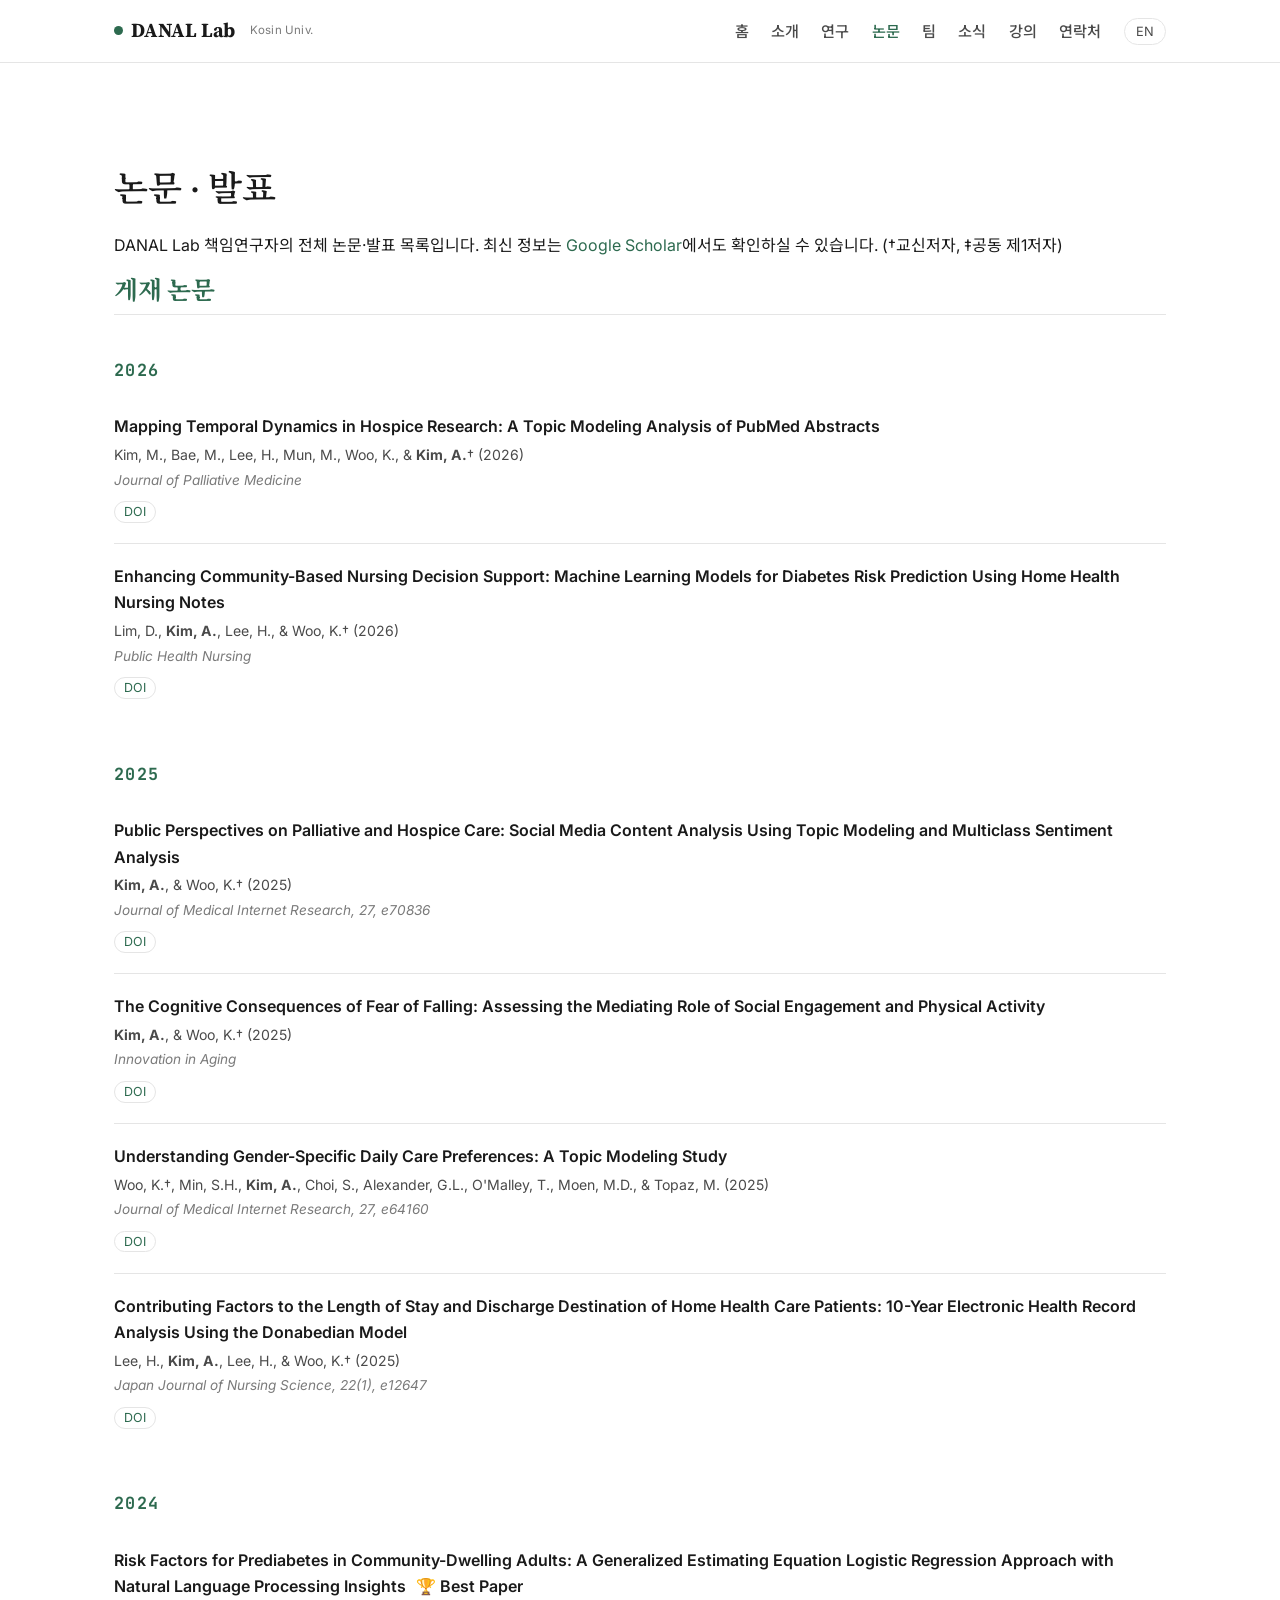
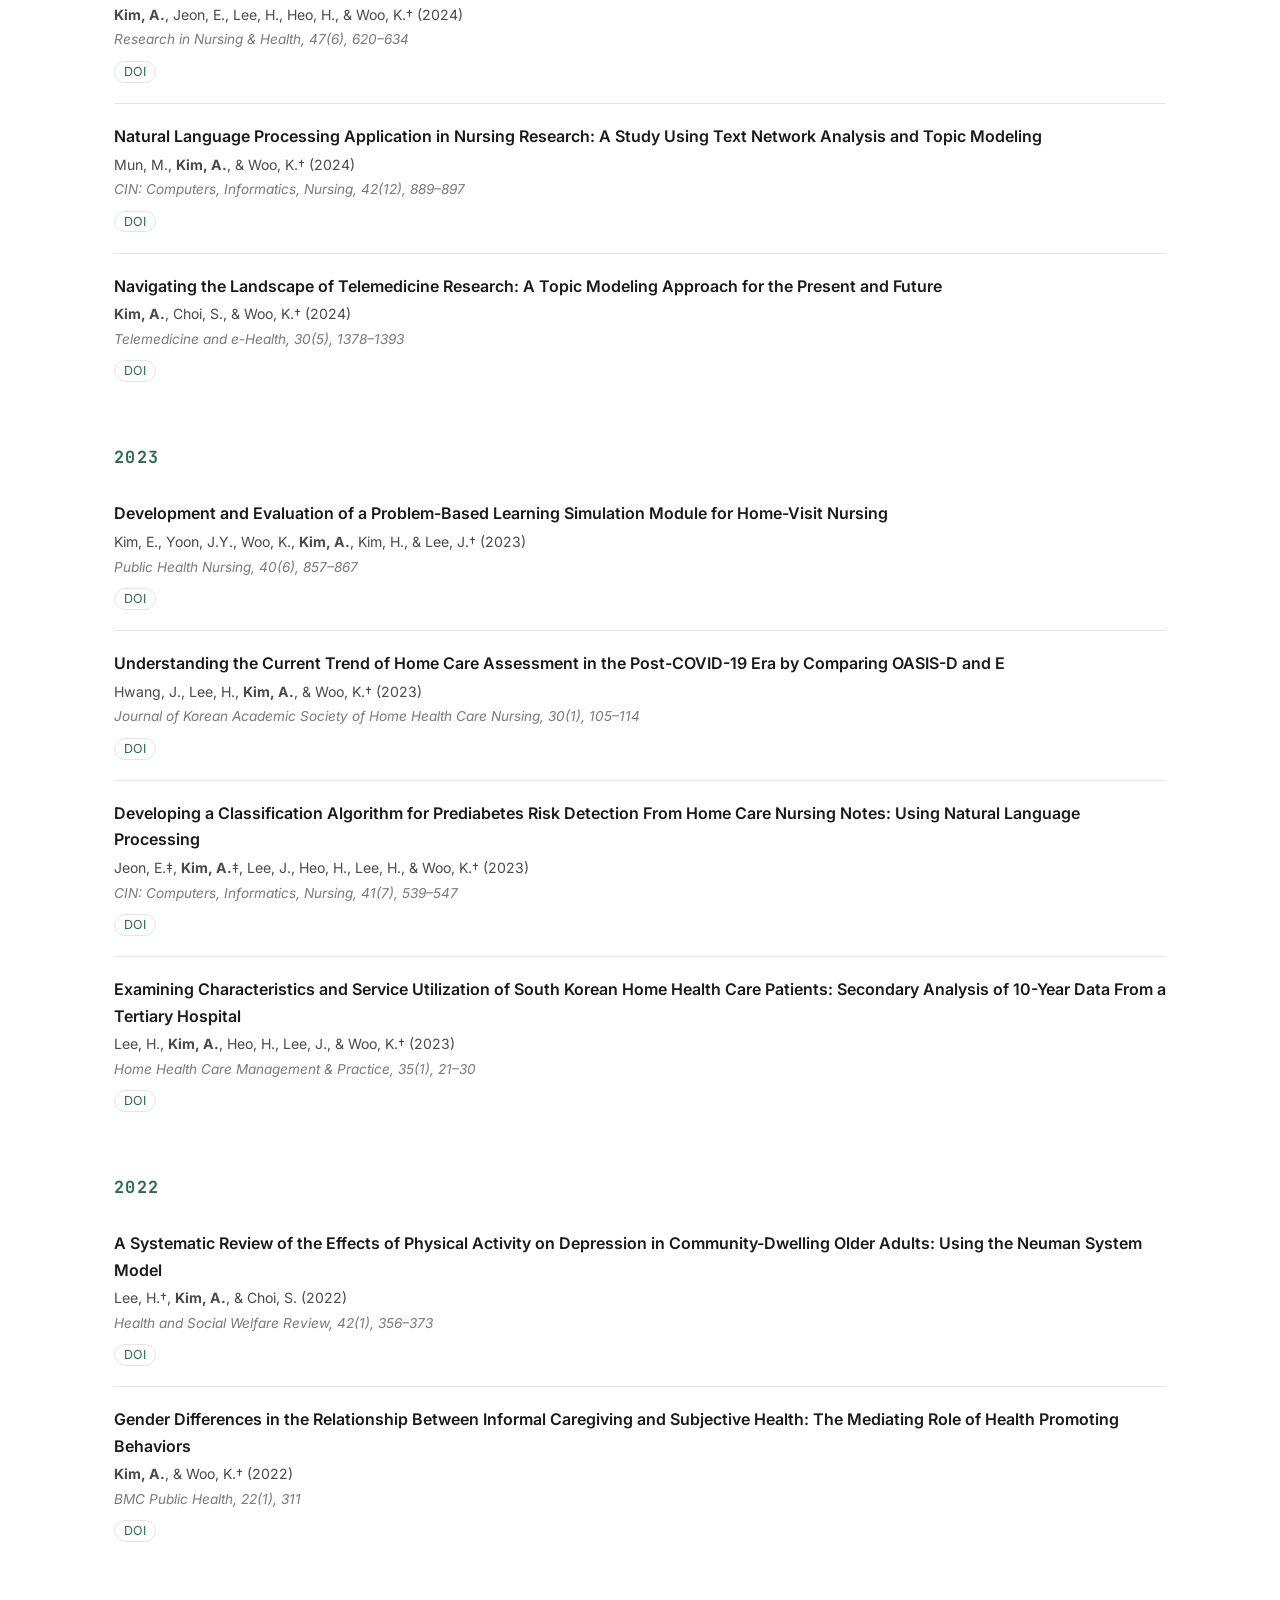
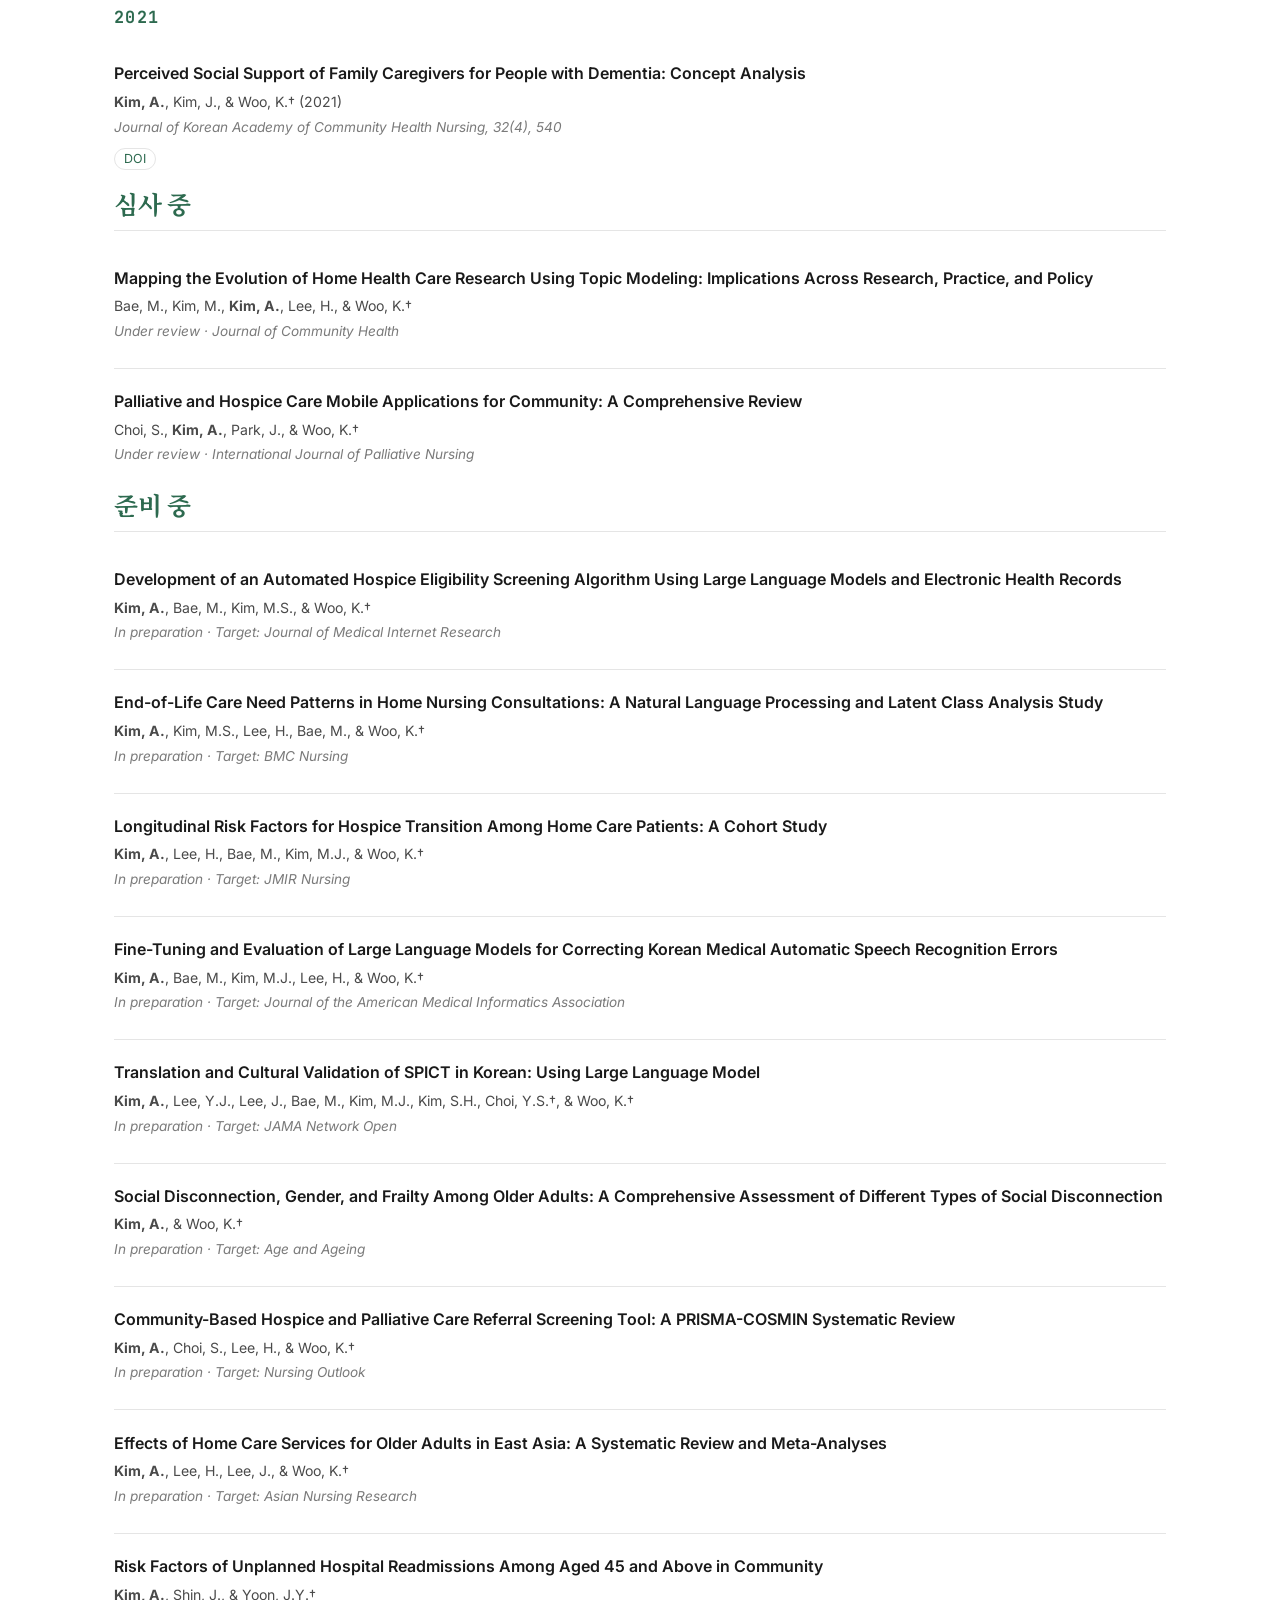
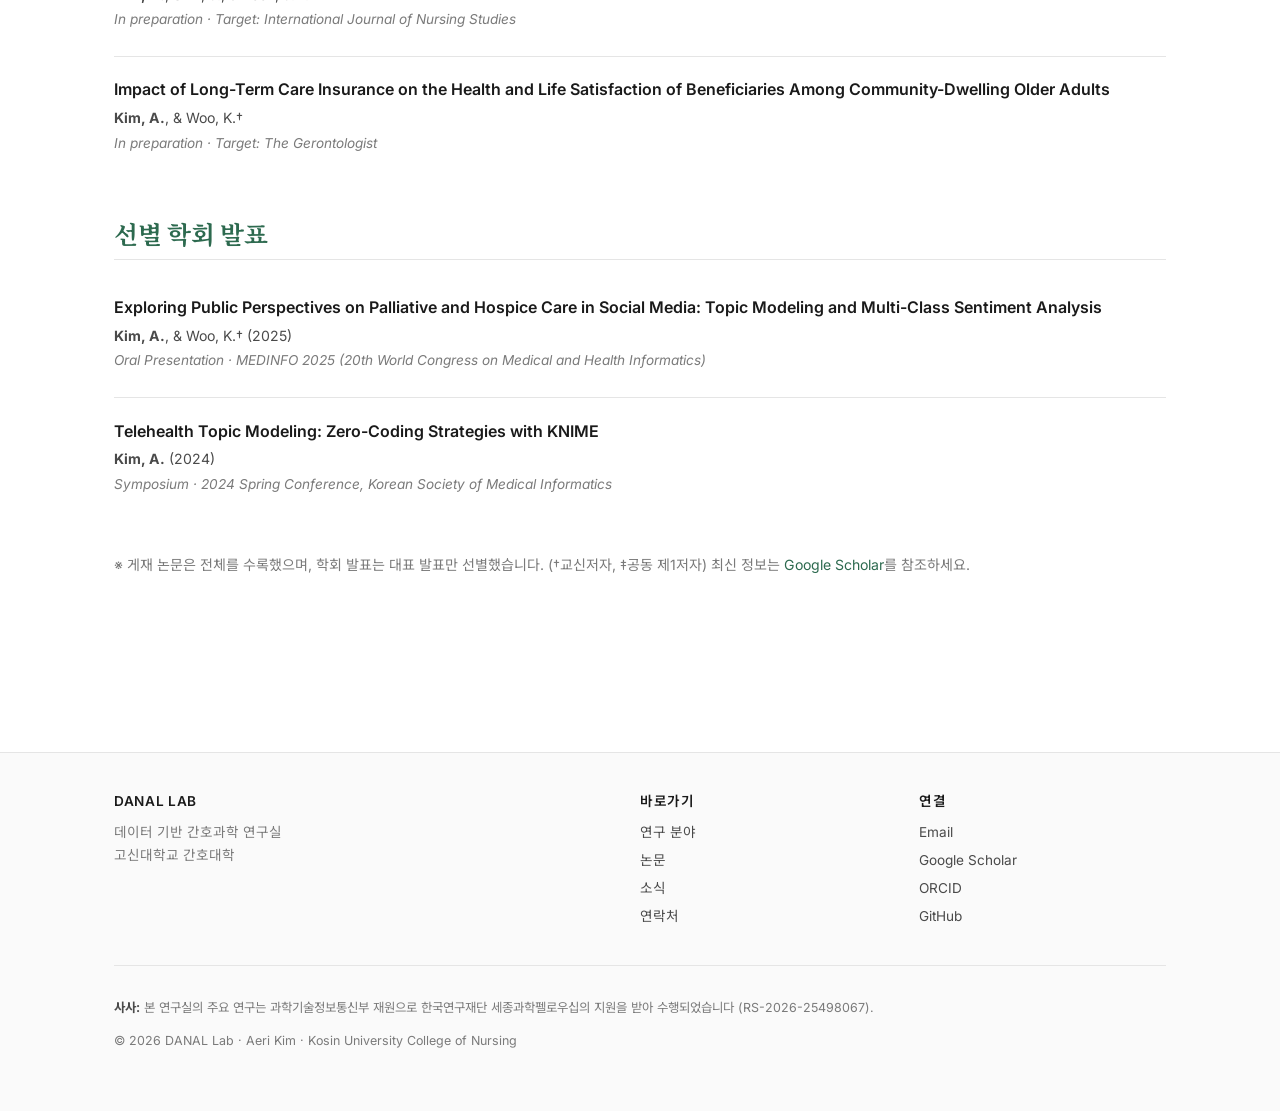
<file: publications.html>
<!DOCTYPE html>
<html lang="ko">
<head>
<meta charset="UTF-8">
<meta name="viewport" content="width=device-width, initial-scale=1.0">
<title>Publications · DANAL Lab</title>
<meta name="description" content="Publications and presentations of DANAL Lab">
<link rel="canonical" href="https://danallab.com/publications.html">
<meta property="og:type" content="website">
<meta property="og:site_name" content="DANAL Lab">
<meta property="og:locale" content="ko_KR">
<meta property="og:title" content="Publications · DANAL Lab">
<meta property="og:description" content="Publications and presentations of DANAL Lab">
<meta property="og:url" content="https://danallab.com/publications.html">
<meta property="og:image" content="https://danallab.com/assets/img/pi-photo.svg">
<meta name="twitter:card" content="summary">
<meta name="twitter:title" content="Publications · DANAL Lab">
<meta name="twitter:description" content="Publications and presentations of DANAL Lab">
<meta name="twitter:image" content="https://danallab.com/assets/img/pi-photo.svg">
<link rel="preconnect" href="https://fonts.googleapis.com">
<link rel="preconnect" href="https://fonts.gstatic.com" crossorigin>
<link href="https://fonts.googleapis.com/css2?family=Inter:wght@400;500;600;700&family=Noto+Sans+KR:wght@400;500;700&family=Noto+Serif+KR:wght@400;600&family=Source+Serif+4:ital,wght@0,400;0,600;1,400&family=JetBrains+Mono:wght@400;500&display=swap" rel="stylesheet">
<link rel="stylesheet" href="css/style.css">
<link rel="icon" type="image/svg+xml" href="assets/img/favicon.svg">
</head>
<body>
<header class="site-header">
  <div class="nav-inner">
    <a href="index.html" class="brand"><span class="dot"></span>DANAL Lab <small>Kosin Univ.</small></a>
    <nav class="main-nav">
      <ul>
        <li><a href="index.html" data-lang-ko>홈</a><a href="index.html" data-lang-en>Home</a></li>
        <li><a href="about.html" data-lang-ko>소개</a><a href="about.html" data-lang-en>About</a></li>
        <li><a href="research.html" data-lang-ko>연구</a><a href="research.html" data-lang-en>Research</a></li>
        <li><a href="publications.html" data-lang-ko>논문</a><a href="publications.html" data-lang-en>Publications</a></li>
        <li><a href="team.html" data-lang-ko>팀</a><a href="team.html" data-lang-en>Team</a></li>
        <li><a href="news.html" data-lang-ko>소식</a><a href="news.html" data-lang-en>News</a></li>
        <li><a href="teaching.html" data-lang-ko>강의</a><a href="teaching.html" data-lang-en>Teaching</a></li>
        <li><a href="contact.html" data-lang-ko>연락처</a><a href="contact.html" data-lang-en>Contact</a></li>
        <li><button class="lang-toggle" type="button">EN</button></li>
      </ul>
    </nav>
    <button class="mobile-menu-btn" aria-label="Menu">☰</button>
  </div>
</header>

<main>
<div class="container">
  <section class="block">
    <h1 data-lang-ko>논문 · 발표</h1>
    <h1 data-lang-en>Publications &amp; Presentations</h1>
    <p data-lang-ko class="lead">DANAL Lab 책임연구자의 전체 논문·발표 목록입니다. 최신 정보는 <a href="https://scholar.google.com/citations?user=otBvEsYAAAAJ&hl=ko&oi=ao" target="_blank" rel="noopener">Google Scholar</a>에서도 확인하실 수 있습니다. (†교신저자, ‡공동 제1저자)</p>
    <p data-lang-en class="lead">Complete list of the PI's publications and presentations. See also <a href="https://scholar.google.com/citations?user=otBvEsYAAAAJ&hl=ko&oi=ao" target="_blank" rel="noopener">Google Scholar</a> for the latest. († corresponding author, ‡ equal first authorship)</p>

    <h2 data-lang-ko>게재 논문</h2>
    <h2 data-lang-en>Published</h2>

    <div class="pub-year-header">2026</div>
    <ul class="pub-list">
      <li>
        <span class="pub-title">Mapping Temporal Dynamics in Hospice Research: A Topic Modeling Analysis of PubMed Abstracts</span>
        <span class="pub-authors">Kim, M., Bae, M., Lee, H., Mun, M., Woo, K., &amp; <strong>Kim, A.</strong>† (2026)</span>
        <span class="pub-venue">Journal of Palliative Medicine</span>
        <div class="pub-links"><a href="https://doi.org/10.1177/10966218251411148" target="_blank" rel="noopener">DOI</a></div>
      </li>
      <li>
        <span class="pub-title">Enhancing Community-Based Nursing Decision Support: Machine Learning Models for Diabetes Risk Prediction Using Home Health Nursing Notes</span>
        <span class="pub-authors">Lim, D., <strong>Kim, A.</strong>, Lee, H., &amp; Woo, K.† (2026)</span>
        <span class="pub-venue">Public Health Nursing</span>
        <div class="pub-links"><a href="https://doi.org/10.1111/phn.70122" target="_blank" rel="noopener">DOI</a></div>
      </li>
    </ul>

    <div class="pub-year-header">2025</div>
    <ul class="pub-list">
      <li>
        <span class="pub-title">Public Perspectives on Palliative and Hospice Care: Social Media Content Analysis Using Topic Modeling and Multiclass Sentiment Analysis</span>
        <span class="pub-authors"><strong>Kim, A.</strong>, &amp; Woo, K.† (2025)</span>
        <span class="pub-venue">Journal of Medical Internet Research, 27, e70836</span>
        <div class="pub-links"><a href="https://doi.org/10.2196/70836" target="_blank" rel="noopener">DOI</a></div>
      </li>
      <li>
        <span class="pub-title">The Cognitive Consequences of Fear of Falling: Assessing the Mediating Role of Social Engagement and Physical Activity</span>
        <span class="pub-authors"><strong>Kim, A.</strong>, &amp; Woo, K.† (2025)</span>
        <span class="pub-venue">Innovation in Aging</span>
        <div class="pub-links"><a href="https://doi.org/10.1093/geroni/igaf082" target="_blank" rel="noopener">DOI</a></div>
      </li>
      <li>
        <span class="pub-title">Understanding Gender-Specific Daily Care Preferences: A Topic Modeling Study</span>
        <span class="pub-authors">Woo, K.†, Min, S.H., <strong>Kim, A.</strong>, Choi, S., Alexander, G.L., O'Malley, T., Moen, M.D., &amp; Topaz, M. (2025)</span>
        <span class="pub-venue">Journal of Medical Internet Research, 27, e64160</span>
        <div class="pub-links"><a href="https://doi.org/10.2196/64160" target="_blank" rel="noopener">DOI</a></div>
      </li>
      <li>
        <span class="pub-title">Contributing Factors to the Length of Stay and Discharge Destination of Home Health Care Patients: 10-Year Electronic Health Record Analysis Using the Donabedian Model</span>
        <span class="pub-authors">Lee, H., <strong>Kim, A.</strong>, Lee, H., &amp; Woo, K.† (2025)</span>
        <span class="pub-venue">Japan Journal of Nursing Science, 22(1), e12647</span>
        <div class="pub-links"><a href="https://doi.org/10.1111/jjns.12647" target="_blank" rel="noopener">DOI</a></div>
      </li>
    </ul>

    <div class="pub-year-header">2024</div>
    <ul class="pub-list">
      <li>
        <span class="pub-title">Risk Factors for Prediabetes in Community-Dwelling Adults: A Generalized Estimating Equation Logistic Regression Approach with Natural Language Processing Insights <span class="tag" style="margin-left:.4rem;">🏆 Best Paper</span></span>
        <span class="pub-authors"><strong>Kim, A.</strong>, Jeon, E., Lee, H., Heo, H., &amp; Woo, K.† (2024)</span>
        <span class="pub-venue">Research in Nursing &amp; Health, 47(6), 620–634</span>
        <div class="pub-links"><a href="https://doi.org/10.1002/nur.22413" target="_blank" rel="noopener">DOI</a></div>
      </li>
      <li>
        <span class="pub-title">Natural Language Processing Application in Nursing Research: A Study Using Text Network Analysis and Topic Modeling</span>
        <span class="pub-authors">Mun, M., <strong>Kim, A.</strong>, &amp; Woo, K.† (2024)</span>
        <span class="pub-venue">CIN: Computers, Informatics, Nursing, 42(12), 889–897</span>
        <div class="pub-links"><a href="https://doi.org/10.1097/CIN.0000000000001158" target="_blank" rel="noopener">DOI</a></div>
      </li>
      <li>
        <span class="pub-title">Navigating the Landscape of Telemedicine Research: A Topic Modeling Approach for the Present and Future</span>
        <span class="pub-authors"><strong>Kim, A.</strong>, Choi, S., &amp; Woo, K.† (2024)</span>
        <span class="pub-venue">Telemedicine and e-Health, 30(5), 1378–1393</span>
        <div class="pub-links"><a href="https://doi.org/10.1089/tmj.2023.0523" target="_blank" rel="noopener">DOI</a></div>
      </li>
    </ul>

    <div class="pub-year-header">2023</div>
    <ul class="pub-list">
      <li>
        <span class="pub-title">Development and Evaluation of a Problem-Based Learning Simulation Module for Home-Visit Nursing</span>
        <span class="pub-authors">Kim, E., Yoon, J.Y., Woo, K., <strong>Kim, A.</strong>, Kim, H., &amp; Lee, J.† (2023)</span>
        <span class="pub-venue">Public Health Nursing, 40(6), 857–867</span>
        <div class="pub-links"><a href="https://doi.org/10.1111/phn.13244" target="_blank" rel="noopener">DOI</a></div>
      </li>
      <li>
        <span class="pub-title">Understanding the Current Trend of Home Care Assessment in the Post-COVID-19 Era by Comparing OASIS-D and E</span>
        <span class="pub-authors">Hwang, J., Lee, H., <strong>Kim, A.</strong>, &amp; Woo, K.† (2023)</span>
        <span class="pub-venue">Journal of Korean Academic Society of Home Health Care Nursing, 30(1), 105–114</span>
        <div class="pub-links"><a href="https://doi.org/10.22705/jkashcn.2023.30.1.105" target="_blank" rel="noopener">DOI</a></div>
      </li>
      <li>
        <span class="pub-title">Developing a Classification Algorithm for Prediabetes Risk Detection From Home Care Nursing Notes: Using Natural Language Processing</span>
        <span class="pub-authors">Jeon, E.‡, <strong>Kim, A.</strong>‡, Lee, J., Heo, H., Lee, H., &amp; Woo, K.† (2023)</span>
        <span class="pub-venue">CIN: Computers, Informatics, Nursing, 41(7), 539–547</span>
        <div class="pub-links"><a href="https://doi.org/10.1097/CIN.0000000000001000" target="_blank" rel="noopener">DOI</a></div>
      </li>
      <li>
        <span class="pub-title">Examining Characteristics and Service Utilization of South Korean Home Health Care Patients: Secondary Analysis of 10-Year Data From a Tertiary Hospital</span>
        <span class="pub-authors">Lee, H., <strong>Kim, A.</strong>, Heo, H., Lee, J., &amp; Woo, K.† (2023)</span>
        <span class="pub-venue">Home Health Care Management &amp; Practice, 35(1), 21–30</span>
        <div class="pub-links"><a href="https://doi.org/10.1177/10848223221099603" target="_blank" rel="noopener">DOI</a></div>
      </li>
    </ul>

    <div class="pub-year-header">2022</div>
    <ul class="pub-list">
      <li>
        <span class="pub-title">A Systematic Review of the Effects of Physical Activity on Depression in Community-Dwelling Older Adults: Using the Neuman System Model</span>
        <span class="pub-authors">Lee, H.†, <strong>Kim, A.</strong>, &amp; Choi, S. (2022)</span>
        <span class="pub-venue">Health and Social Welfare Review, 42(1), 356–373</span>
        <div class="pub-links"><a href="https://dx.doi.org/10.15709/hswr.2022.42.1.356" target="_blank" rel="noopener">DOI</a></div>
      </li>
      <li>
        <span class="pub-title">Gender Differences in the Relationship Between Informal Caregiving and Subjective Health: The Mediating Role of Health Promoting Behaviors</span>
        <span class="pub-authors"><strong>Kim, A.</strong>, &amp; Woo, K.† (2022)</span>
        <span class="pub-venue">BMC Public Health, 22(1), 311</span>
        <div class="pub-links"><a href="https://doi.org/10.1186/s12889-022-12612-3" target="_blank" rel="noopener">DOI</a></div>
      </li>
    </ul>

    <div class="pub-year-header">2021</div>
    <ul class="pub-list">
      <li>
        <span class="pub-title">Perceived Social Support of Family Caregivers for People with Dementia: Concept Analysis</span>
        <span class="pub-authors"><strong>Kim, A.</strong>, Kim, J., &amp; Woo, K.† (2021)</span>
        <span class="pub-venue">Journal of Korean Academy of Community Health Nursing, 32(4), 540</span>
        <div class="pub-links"><a href="https://doi.org/10.12799/jkachn.2021.32.4.540" target="_blank" rel="noopener">DOI</a></div>
      </li>
    </ul>

    <h2 data-lang-ko>심사 중</h2>
    <h2 data-lang-en>Under Review</h2>
    <ul class="pub-list">
      <li>
        <span class="pub-title">Mapping the Evolution of Home Health Care Research Using Topic Modeling: Implications Across Research, Practice, and Policy</span>
        <span class="pub-authors">Bae, M., Kim, M., <strong>Kim, A.</strong>, Lee, H., &amp; Woo, K.†</span>
        <span class="pub-venue">Under review · Journal of Community Health</span>
      </li>
      <li>
        <span class="pub-title">Palliative and Hospice Care Mobile Applications for Community: A Comprehensive Review</span>
        <span class="pub-authors">Choi, S., <strong>Kim, A.</strong>, Park, J., &amp; Woo, K.†</span>
        <span class="pub-venue">Under review · International Journal of Palliative Nursing</span>
      </li>
    </ul>

    <h2 data-lang-ko>준비 중</h2>
    <h2 data-lang-en>In Preparation</h2>
    <ul class="pub-list">
      <li>
        <span class="pub-title">Development of an Automated Hospice Eligibility Screening Algorithm Using Large Language Models and Electronic Health Records</span>
        <span class="pub-authors"><strong>Kim, A.</strong>, Bae, M., Kim, M.S., &amp; Woo, K.†</span>
        <span class="pub-venue">In preparation · Target: Journal of Medical Internet Research</span>
      </li>
      <li>
        <span class="pub-title">End-of-Life Care Need Patterns in Home Nursing Consultations: A Natural Language Processing and Latent Class Analysis Study</span>
        <span class="pub-authors"><strong>Kim, A.</strong>, Kim, M.S., Lee, H., Bae, M., &amp; Woo, K.†</span>
        <span class="pub-venue">In preparation · Target: BMC Nursing</span>
      </li>
      <li>
        <span class="pub-title">Longitudinal Risk Factors for Hospice Transition Among Home Care Patients: A Cohort Study</span>
        <span class="pub-authors"><strong>Kim, A.</strong>, Lee, H., Bae, M., Kim, M.J., &amp; Woo, K.†</span>
        <span class="pub-venue">In preparation · Target: JMIR Nursing</span>
      </li>
      <li>
        <span class="pub-title">Fine-Tuning and Evaluation of Large Language Models for Correcting Korean Medical Automatic Speech Recognition Errors</span>
        <span class="pub-authors"><strong>Kim, A.</strong>, Bae, M., Kim, M.J., Lee, H., &amp; Woo, K.†</span>
        <span class="pub-venue">In preparation · Target: Journal of the American Medical Informatics Association</span>
      </li>
      <li>
        <span class="pub-title">Translation and Cultural Validation of SPICT in Korean: Using Large Language Model</span>
        <span class="pub-authors"><strong>Kim, A.</strong>, Lee, Y.J., Lee, J., Bae, M., Kim, M.J., Kim, S.H., Choi, Y.S.†, &amp; Woo, K.†</span>
        <span class="pub-venue">In preparation · Target: JAMA Network Open</span>
      </li>
      <li>
        <span class="pub-title">Social Disconnection, Gender, and Frailty Among Older Adults: A Comprehensive Assessment of Different Types of Social Disconnection</span>
        <span class="pub-authors"><strong>Kim, A.</strong>, &amp; Woo, K.†</span>
        <span class="pub-venue">In preparation · Target: Age and Ageing</span>
      </li>
      <li>
        <span class="pub-title">Community-Based Hospice and Palliative Care Referral Screening Tool: A PRISMA-COSMIN Systematic Review</span>
        <span class="pub-authors"><strong>Kim, A.</strong>, Choi, S., Lee, H., &amp; Woo, K.†</span>
        <span class="pub-venue">In preparation · Target: Nursing Outlook</span>
      </li>
      <li>
        <span class="pub-title">Effects of Home Care Services for Older Adults in East Asia: A Systematic Review and Meta-Analyses</span>
        <span class="pub-authors"><strong>Kim, A.</strong>, Lee, H., Lee, J., &amp; Woo, K.†</span>
        <span class="pub-venue">In preparation · Target: Asian Nursing Research</span>
      </li>
      <li>
        <span class="pub-title">Risk Factors of Unplanned Hospital Readmissions Among Aged 45 and Above in Community</span>
        <span class="pub-authors"><strong>Kim, A.</strong>, Shin, J., &amp; Yoon, J.Y.†</span>
        <span class="pub-venue">In preparation · Target: International Journal of Nursing Studies</span>
      </li>
      <li>
        <span class="pub-title">Impact of Long-Term Care Insurance on the Health and Life Satisfaction of Beneficiaries Among Community-Dwelling Older Adults</span>
        <span class="pub-authors"><strong>Kim, A.</strong>, &amp; Woo, K.†</span>
        <span class="pub-venue">In preparation · Target: The Gerontologist</span>
      </li>
    </ul>

    <h2 data-lang-ko style="margin-top:2.5rem;">선별 학회 발표</h2>
    <h2 data-lang-en style="margin-top:2.5rem;">Selected Presentations</h2>
    <ul class="pub-list">
      <li>
        <span class="pub-title">Exploring Public Perspectives on Palliative and Hospice Care in Social Media: Topic Modeling and Multi-Class Sentiment Analysis</span>
        <span class="pub-authors"><strong>Kim, A.</strong>, &amp; Woo, K.† (2025)</span>
        <span class="pub-venue">Oral Presentation · MEDINFO 2025 (20th World Congress on Medical and Health Informatics)</span>
      </li>
      <li>
        <span class="pub-title">Telehealth Topic Modeling: Zero-Coding Strategies with KNIME</span>
        <span class="pub-authors"><strong>Kim, A.</strong> (2024)</span>
        <span class="pub-venue">Symposium · 2024 Spring Conference, Korean Society of Medical Informatics</span>
      </li>
    </ul>

    <p data-lang-ko style="margin-top:2rem; color:var(--muted); font-size:.88rem;">※ 게재 논문은 전체를 수록했으며, 학회 발표는 대표 발표만 선별했습니다. (†교신저자, ‡공동 제1저자) 최신 정보는 <a href="https://scholar.google.com/citations?user=otBvEsYAAAAJ&hl=ko&oi=ao" target="_blank" rel="noopener">Google Scholar</a>를 참조하세요.</p>
    <p data-lang-en style="margin-top:2rem; color:var(--muted); font-size:.88rem;">※ All published papers are listed; presentations are a selected subset. († corresponding author, ‡ equal first authorship) See <a href="https://scholar.google.com/citations?user=otBvEsYAAAAJ&hl=ko&oi=ao" target="_blank" rel="noopener">Google Scholar</a> for the latest.</p>
  </section>
</div>
</main>

<footer class="site-footer">
  <div class="container">
    <div class="foot-grid">
      <div>
        <h4>DANAL Lab</h4>
        <p data-lang-ko style="margin:.4rem 0;">데이터 기반 간호과학 연구실<br>고신대학교 간호대학</p>
        <p data-lang-en style="margin:.4rem 0;">Data-driven Aging, Nursing, AI &amp; Learning Lab<br>College of Nursing, Kosin University</p>
      </div>
      <div>
        <h4 data-lang-ko>바로가기</h4>
        <h4 data-lang-en>Quick Links</h4>
        <ul>
          <li><a href="research.html" data-lang-ko>연구 분야</a><a href="research.html" data-lang-en>Research</a></li>
          <li><a href="publications.html" data-lang-ko>논문</a><a href="publications.html" data-lang-en>Publications</a></li>
          <li><a href="news.html" data-lang-ko>소식</a><a href="news.html" data-lang-en>News</a></li>
          <li><a href="contact.html" data-lang-ko>연락처</a><a href="contact.html" data-lang-en>Contact</a></li>
        </ul>
      </div>
      <div>
        <h4 data-lang-ko>연결</h4>
        <h4 data-lang-en>Connect</h4>
        <ul>
          <li><a href="mailto:aeri.kim83@gmail.com">Email</a></li>
          <li><a href="https://scholar.google.com/citations?user=otBvEsYAAAAJ&hl=ko&oi=ao" target="_blank" rel="noopener">Google Scholar</a></li>
          <li><a href="https://orcid.org/0000-0001-6993-060X" target="_blank" rel="noopener">ORCID</a></li>
          <li><a href="https://github.com/RN-Aeri" target="_blank" rel="noopener">GitHub</a></li>
        </ul>
      </div>
    </div>
    <div class="ack">
      <p data-lang-ko><strong>사사:</strong> 본 연구실의 주요 연구는 과학기술정보통신부 재원으로 한국연구재단 세종과학펠로우십의 지원을 받아 수행되었습니다 (RS-2026-25498067).</p>
      <p data-lang-en><strong>Acknowledgement:</strong> This lab is supported in part by the National Research Foundation of Korea (NRF) grant funded by the Korean government (MSIT) through the Sejong Science Fellowship (RS-2026-25498067).</p>
      <p style="margin-top:.8rem;">© 2026 DANAL Lab · Aeri Kim · Kosin University College of Nursing</p>
    </div>
  </div>
</footer>
<script src="js/main.js"></script>
</body>
</html>
</file>
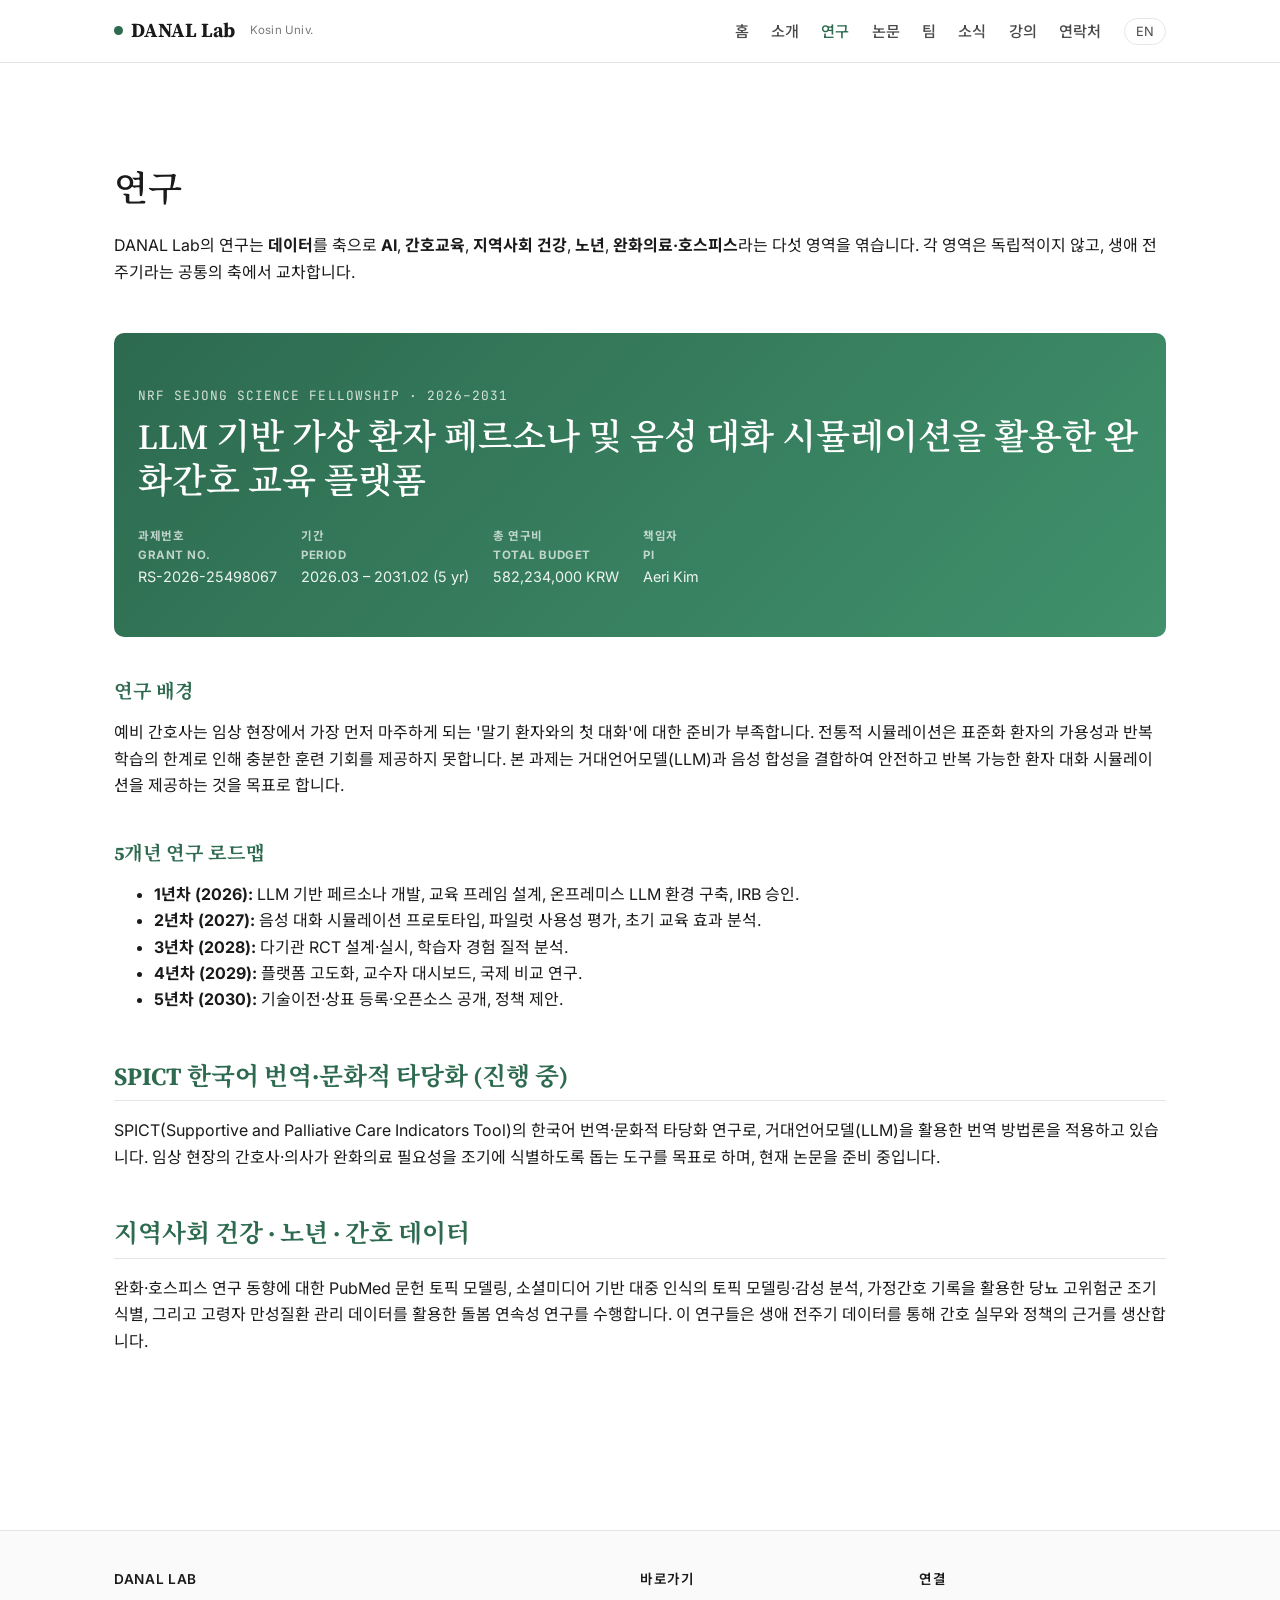
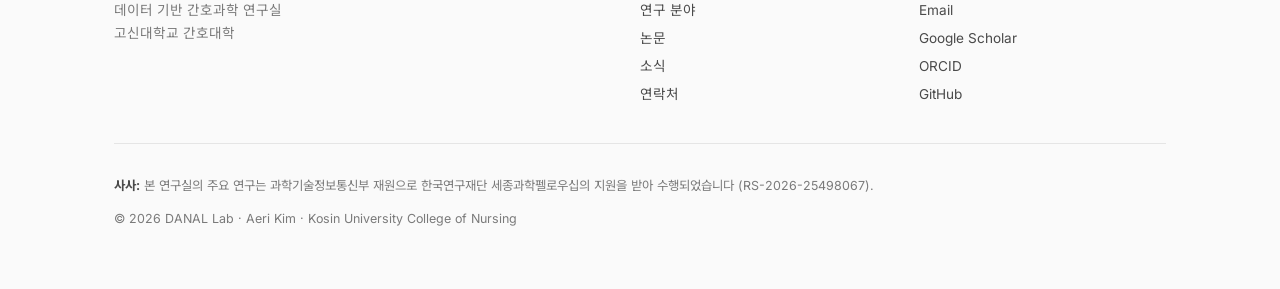
<file: research.html>
<!DOCTYPE html>
<html lang="ko">
<head>
<meta charset="UTF-8">
<meta name="viewport" content="width=device-width, initial-scale=1.0">
<title>Research · DANAL Lab</title>
<meta name="description" content="Research at DANAL Lab">
<link rel="canonical" href="https://danallab.com/research.html">
<meta property="og:type" content="website">
<meta property="og:site_name" content="DANAL Lab">
<meta property="og:locale" content="ko_KR">
<meta property="og:title" content="Research · DANAL Lab">
<meta property="og:description" content="Research at DANAL Lab">
<meta property="og:url" content="https://danallab.com/research.html">
<meta property="og:image" content="https://danallab.com/assets/img/pi-photo.svg">
<meta name="twitter:card" content="summary">
<meta name="twitter:title" content="Research · DANAL Lab">
<meta name="twitter:description" content="Research at DANAL Lab">
<meta name="twitter:image" content="https://danallab.com/assets/img/pi-photo.svg">
<link rel="preconnect" href="https://fonts.googleapis.com">
<link rel="preconnect" href="https://fonts.gstatic.com" crossorigin>
<link href="https://fonts.googleapis.com/css2?family=Inter:wght@400;500;600;700&family=Noto+Sans+KR:wght@400;500;700&family=Noto+Serif+KR:wght@400;600&family=Source+Serif+4:ital,wght@0,400;0,600;1,400&family=JetBrains+Mono:wght@400;500&display=swap" rel="stylesheet">
<link rel="stylesheet" href="css/style.css">
<link rel="icon" type="image/svg+xml" href="assets/img/favicon.svg">
</head>
<body>
<header class="site-header">
  <div class="nav-inner">
    <a href="index.html" class="brand"><span class="dot"></span>DANAL Lab <small>Kosin Univ.</small></a>
    <nav class="main-nav">
      <ul>
        <li><a href="index.html" data-lang-ko>홈</a><a href="index.html" data-lang-en>Home</a></li>
        <li><a href="about.html" data-lang-ko>소개</a><a href="about.html" data-lang-en>About</a></li>
        <li><a href="research.html" data-lang-ko>연구</a><a href="research.html" data-lang-en>Research</a></li>
        <li><a href="publications.html" data-lang-ko>논문</a><a href="publications.html" data-lang-en>Publications</a></li>
        <li><a href="team.html" data-lang-ko>팀</a><a href="team.html" data-lang-en>Team</a></li>
        <li><a href="news.html" data-lang-ko>소식</a><a href="news.html" data-lang-en>News</a></li>
        <li><a href="teaching.html" data-lang-ko>강의</a><a href="teaching.html" data-lang-en>Teaching</a></li>
        <li><a href="contact.html" data-lang-ko>연락처</a><a href="contact.html" data-lang-en>Contact</a></li>
        <li><button class="lang-toggle" type="button">EN</button></li>
      </ul>
    </nav>
    <button class="mobile-menu-btn" aria-label="Menu">☰</button>
  </div>
</header>

<main>
<div class="container">
  <section class="block">
    <h1 data-lang-ko>연구</h1>
    <h1 data-lang-en>Research</h1>
    <p data-lang-ko class="lead">DANAL Lab의 연구는 <strong>데이터</strong>를 축으로 <strong>AI</strong>, <strong>간호교육</strong>, <strong>지역사회 건강</strong>, <strong>노년</strong>, <strong>완화의료·호스피스</strong>라는 다섯 영역을 엮습니다. 각 영역은 독립적이지 않고, 생애 전주기라는 공통의 축에서 교차합니다.</p>
    <p data-lang-en class="lead">At DANAL Lab, <strong>data</strong> serves as the axis that connects our five domains—<strong>AI</strong>, <strong>nursing education</strong>, <strong>community health</strong>, <strong>aging</strong>, and <strong>palliative/hospice care</strong>. These domains are not independent; they intersect along the common axis of the life course.</p>
  </section>

  <section class="block" id="sejong">
    <div class="project-hero">
      <div class="container">
        <span style="font-family:var(--font-mono); font-size:.8rem; opacity:.8; text-transform:uppercase; letter-spacing:.08em;">NRF Sejong Science Fellowship · 2026–2031</span>
        <h1 data-lang-ko style="margin-top:.5rem;">LLM 기반 가상 환자 페르소나 및 음성 대화 시뮬레이션을 활용한 완화간호 교육 플랫폼</h1>
        <h1 data-lang-en style="margin-top:.5rem;">An LLM-based Virtual Patient Persona and Voice Dialogue Simulation Platform for Palliative Nursing Education</h1>
        <div class="meta">
          <span><strong data-lang-ko>과제번호</strong><strong data-lang-en>Grant No.</strong>RS-2026-25498067</span>
          <span><strong data-lang-ko>기간</strong><strong data-lang-en>Period</strong>2026.03 – 2031.02 (5 yr)</span>
          <span><strong data-lang-ko>총 연구비</strong><strong data-lang-en>Total Budget</strong>582,234,000 KRW</span>
          <span><strong data-lang-ko>책임자</strong><strong data-lang-en>PI</strong>Aeri Kim</span>
        </div>
      </div>
    </div>
    <h3 data-lang-ko>연구 배경</h3>
    <h3 data-lang-en>Background</h3>
    <p data-lang-ko>예비 간호사는 임상 현장에서 가장 먼저 마주하게 되는 '말기 환자와의 첫 대화'에 대한 준비가 부족합니다. 전통적 시뮬레이션은 표준화 환자의 가용성과 반복 학습의 한계로 인해 충분한 훈련 기회를 제공하지 못합니다. 본 과제는 거대언어모델(LLM)과 음성 합성을 결합하여 안전하고 반복 가능한 환자 대화 시뮬레이션을 제공하는 것을 목표로 합니다.</p>
    <p data-lang-en>Pre-licensure nurses are inadequately prepared for the "first conversation" with patients facing life-threatening illness. Traditional simulation is constrained by limited availability of standardized patients and insufficient repetition. This project combines large language models with speech synthesis to provide safe, repeatable patient-dialogue simulations.</p>

    <h3 data-lang-ko>5개년 연구 로드맵</h3>
    <h3 data-lang-en>5-Year Roadmap</h3>
    <ul>
      <li data-lang-ko><strong>1년차 (2026):</strong> LLM 기반 페르소나 개발, 교육 프레임 설계, 온프레미스 LLM 환경 구축, IRB 승인.</li>
      <li data-lang-en><strong>Year 1 (2026):</strong> LLM persona development, educational framework design, on-premise LLM setup, IRB approval.</li>
      <li data-lang-ko><strong>2년차 (2027):</strong> 음성 대화 시뮬레이션 프로토타입, 파일럿 사용성 평가, 초기 교육 효과 분석.</li>
      <li data-lang-en><strong>Year 2 (2027):</strong> Voice dialogue simulation prototype, pilot usability testing, early educational outcome analysis.</li>
      <li data-lang-ko><strong>3년차 (2028):</strong> 다기관 RCT 설계·실시, 학습자 경험 질적 분석.</li>
      <li data-lang-en><strong>Year 3 (2028):</strong> Multi-site RCT design and execution, qualitative analysis of learner experience.</li>
      <li data-lang-ko><strong>4년차 (2029):</strong> 플랫폼 고도화, 교수자 대시보드, 국제 비교 연구.</li>
      <li data-lang-en><strong>Year 4 (2029):</strong> Platform enhancement, instructor dashboard, international comparative study.</li>
      <li data-lang-ko><strong>5년차 (2030):</strong> 기술이전·상표 등록·오픈소스 공개, 정책 제안.</li>
      <li data-lang-en><strong>Year 5 (2030):</strong> Technology transfer, trademark registration, open-source release, policy recommendations.</li>
    </ul>
  </section>

  <section class="block" id="spict">
    <h2 data-lang-ko>SPICT 한국어 번역·문화적 타당화 (진행 중)</h2>
    <h2 data-lang-en>SPICT Korean Translation &amp; Cultural Validation (in progress)</h2>
    <p data-lang-ko>SPICT(Supportive and Palliative Care Indicators Tool)의 한국어 번역·문화적 타당화 연구로, 거대언어모델(LLM)을 활용한 번역 방법론을 적용하고 있습니다. 임상 현장의 간호사·의사가 완화의료 필요성을 조기에 식별하도록 돕는 도구를 목표로 하며, 현재 논문을 준비 중입니다.</p>
    <p data-lang-en>An ongoing study on the Korean translation and cultural validation of the Supportive and Palliative Care Indicators Tool (SPICT), applying a large language model (LLM)–assisted translation methodology. The work aims to help clinicians identify patients who may benefit from palliative care, with a manuscript currently in preparation.</p>
  </section>

  <section class="block">
    <h2 data-lang-ko>지역사회 건강 · 노년 · 간호 데이터</h2>
    <h2 data-lang-en>Community Health · Aging · Nursing Data</h2>
    <p data-lang-ko>완화·호스피스 연구 동향에 대한 PubMed 문헌 토픽 모델링, 소셜미디어 기반 대중 인식의 토픽 모델링·감성 분석, 가정간호 기록을 활용한 당뇨 고위험군 조기 식별, 그리고 고령자 만성질환 관리 데이터를 활용한 돌봄 연속성 연구를 수행합니다. 이 연구들은 생애 전주기 데이터를 통해 간호 실무와 정책의 근거를 생산합니다.</p>
    <p data-lang-en>Our work includes topic modeling of PubMed literature on palliative/hospice research trends, topic modeling and sentiment analysis of public perceptions on social media, early identification of diabetes risk from home health nursing notes, and continuity-of-care research using chronic disease data from older adults. These studies generate evidence for nursing practice and policy across the life course.</p>
  </section>

</div>
</main>

<footer class="site-footer">
  <div class="container">
    <div class="foot-grid">
      <div>
        <h4>DANAL Lab</h4>
        <p data-lang-ko style="margin:.4rem 0;">데이터 기반 간호과학 연구실<br>고신대학교 간호대학</p>
        <p data-lang-en style="margin:.4rem 0;">Data-driven Aging, Nursing, AI &amp; Learning Lab<br>College of Nursing, Kosin University</p>
      </div>
      <div>
        <h4 data-lang-ko>바로가기</h4>
        <h4 data-lang-en>Quick Links</h4>
        <ul>
          <li><a href="research.html" data-lang-ko>연구 분야</a><a href="research.html" data-lang-en>Research</a></li>
          <li><a href="publications.html" data-lang-ko>논문</a><a href="publications.html" data-lang-en>Publications</a></li>
          <li><a href="news.html" data-lang-ko>소식</a><a href="news.html" data-lang-en>News</a></li>
          <li><a href="contact.html" data-lang-ko>연락처</a><a href="contact.html" data-lang-en>Contact</a></li>
        </ul>
      </div>
      <div>
        <h4 data-lang-ko>연결</h4>
        <h4 data-lang-en>Connect</h4>
        <ul>
          <li><a href="mailto:aeri.kim83@gmail.com">Email</a></li>
          <li><a href="https://scholar.google.com/citations?user=otBvEsYAAAAJ&hl=ko&oi=ao" target="_blank" rel="noopener">Google Scholar</a></li>
          <li><a href="https://orcid.org/0000-0001-6993-060X" target="_blank" rel="noopener">ORCID</a></li>
          <li><a href="https://github.com/RN-Aeri" target="_blank" rel="noopener">GitHub</a></li>
        </ul>
      </div>
    </div>
    <div class="ack">
      <p data-lang-ko><strong>사사:</strong> 본 연구실의 주요 연구는 과학기술정보통신부 재원으로 한국연구재단 세종과학펠로우십의 지원을 받아 수행되었습니다 (RS-2026-25498067).</p>
      <p data-lang-en><strong>Acknowledgement:</strong> This lab is supported in part by the National Research Foundation of Korea (NRF) grant funded by the Korean government (MSIT) through the Sejong Science Fellowship (RS-2026-25498067).</p>
      <p style="margin-top:.8rem;">© 2026 DANAL Lab · Aeri Kim · Kosin University College of Nursing</p>
    </div>
  </div>
</footer>
<script src="js/main.js"></script>
</body>
</html>
</file>
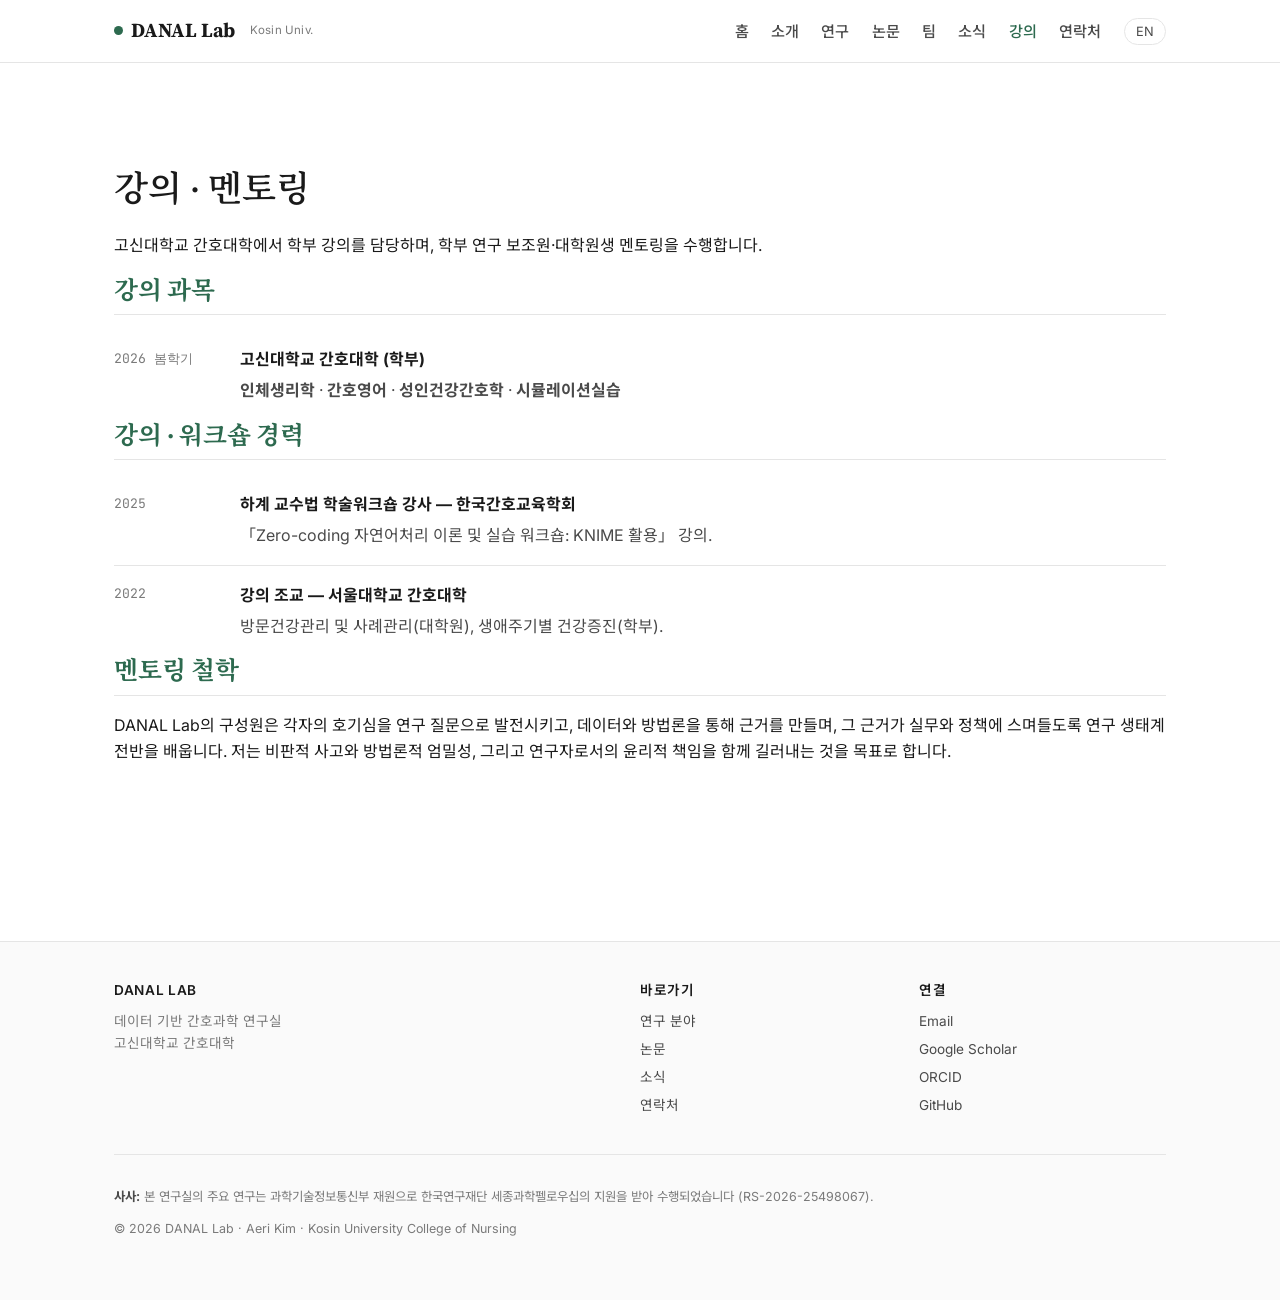
<file: teaching.html>
<!DOCTYPE html>
<html lang="ko">
<head>
<meta charset="UTF-8">
<meta name="viewport" content="width=device-width, initial-scale=1.0">
<title>Teaching · DANAL Lab</title>
<meta name="description" content="Teaching and mentoring">
<link rel="canonical" href="https://danallab.com/teaching.html">
<meta property="og:type" content="website">
<meta property="og:site_name" content="DANAL Lab">
<meta property="og:locale" content="ko_KR">
<meta property="og:title" content="Teaching · DANAL Lab">
<meta property="og:description" content="Teaching and mentoring">
<meta property="og:url" content="https://danallab.com/teaching.html">
<meta property="og:image" content="https://danallab.com/assets/img/pi-photo.svg">
<meta name="twitter:card" content="summary">
<meta name="twitter:title" content="Teaching · DANAL Lab">
<meta name="twitter:description" content="Teaching and mentoring">
<meta name="twitter:image" content="https://danallab.com/assets/img/pi-photo.svg">
<link rel="preconnect" href="https://fonts.googleapis.com">
<link rel="preconnect" href="https://fonts.gstatic.com" crossorigin>
<link href="https://fonts.googleapis.com/css2?family=Inter:wght@400;500;600;700&family=Noto+Sans+KR:wght@400;500;700&family=Noto+Serif+KR:wght@400;600&family=Source+Serif+4:ital,wght@0,400;0,600;1,400&family=JetBrains+Mono:wght@400;500&display=swap" rel="stylesheet">
<link rel="stylesheet" href="css/style.css">
<link rel="icon" type="image/svg+xml" href="assets/img/favicon.svg">
</head>
<body>
<header class="site-header">
  <div class="nav-inner">
    <a href="index.html" class="brand"><span class="dot"></span>DANAL Lab <small>Kosin Univ.</small></a>
    <nav class="main-nav">
      <ul>
        <li><a href="index.html" data-lang-ko>홈</a><a href="index.html" data-lang-en>Home</a></li>
        <li><a href="about.html" data-lang-ko>소개</a><a href="about.html" data-lang-en>About</a></li>
        <li><a href="research.html" data-lang-ko>연구</a><a href="research.html" data-lang-en>Research</a></li>
        <li><a href="publications.html" data-lang-ko>논문</a><a href="publications.html" data-lang-en>Publications</a></li>
        <li><a href="team.html" data-lang-ko>팀</a><a href="team.html" data-lang-en>Team</a></li>
        <li><a href="news.html" data-lang-ko>소식</a><a href="news.html" data-lang-en>News</a></li>
        <li><a href="teaching.html" data-lang-ko>강의</a><a href="teaching.html" data-lang-en>Teaching</a></li>
        <li><a href="contact.html" data-lang-ko>연락처</a><a href="contact.html" data-lang-en>Contact</a></li>
        <li><button class="lang-toggle" type="button">EN</button></li>
      </ul>
    </nav>
    <button class="mobile-menu-btn" aria-label="Menu">☰</button>
  </div>
</header>

<main>
<div class="container">
  <section class="block">
    <h1 data-lang-ko>강의 · 멘토링</h1>
    <h1 data-lang-en>Teaching &amp; Mentoring</h1>
    <p data-lang-ko class="lead">고신대학교 간호대학에서 학부 강의를 담당하며, 학부 연구 보조원·대학원생 멘토링을 수행합니다.</p>
    <p data-lang-en class="lead">I teach undergraduate courses at Kosin University College of Nursing and mentor undergraduate research assistants and graduate students.</p>

    <h2 data-lang-ko>강의 과목</h2>
    <h2 data-lang-en>Courses</h2>
    <ul class="news-list">
      <li>
        <span class="date">2026 봄학기</span>
        <div>
          <strong data-lang-ko>고신대학교 간호대학 (학부)</strong>
          <strong data-lang-en>Kosin University College of Nursing (Undergraduate)</strong>
          <p data-lang-ko style="margin:.3rem 0 0; color:var(--ink-soft);"><strong>인체생리학</strong> · <strong>간호영어</strong> · <strong>성인건강간호학</strong> · <strong>시뮬레이션실습</strong></p>
          <p data-lang-en style="margin:.3rem 0 0; color:var(--ink-soft);"><strong>Human Physiology</strong> · <strong>Nursing English</strong> · <strong>Adult Health Nursing</strong> · <strong>Nursing Simulation Practicum</strong></p>
        </div>
      </li>
    </ul>

    <h2 data-lang-ko>강의 · 워크숍 경력</h2>
    <h2 data-lang-en>Teaching &amp; Workshop Experience</h2>
    <ul class="news-list">
      <li>
        <span class="date">2025</span>
        <div>
          <strong data-lang-ko>하계 교수법 학술워크숍 강사 — 한국간호교육학회</strong>
          <strong data-lang-en>Lecturer, Summer Academic Workshop — Korean Academic Society of Nursing Education</strong>
          <p data-lang-ko style="margin:.3rem 0 0; color:var(--ink-soft);">「Zero-coding 자연어처리 이론 및 실습 워크숍: KNIME 활용」 강의.</p>
          <p data-lang-en style="margin:.3rem 0 0; color:var(--ink-soft);">"Zero-Coding Natural Language Processing Theory and Practice: Utilizing KNIME."</p>
        </div>
      </li>
      <li>
        <span class="date">2022</span>
        <div>
          <strong data-lang-ko>강의 조교 — 서울대학교 간호대학</strong>
          <strong data-lang-en>Teaching Assistant — Seoul National University College of Nursing</strong>
          <p data-lang-ko style="margin:.3rem 0 0; color:var(--ink-soft);">방문건강관리 및 사례관리(대학원), 생애주기별 건강증진(학부).</p>
          <p data-lang-en style="margin:.3rem 0 0; color:var(--ink-soft);">Home Visiting Health Care and Case Management (graduate); Health Promotion across the Life-course (undergraduate).</p>
        </div>
      </li>
    </ul>

    <h2 data-lang-ko>멘토링 철학</h2>
    <h2 data-lang-en>Mentoring Philosophy</h2>
    <p data-lang-ko>DANAL Lab의 구성원은 각자의 호기심을 연구 질문으로 발전시키고, 데이터와 방법론을 통해 근거를 만들며, 그 근거가 실무와 정책에 스며들도록 연구 생태계 전반을 배웁니다. 저는 비판적 사고와 방법론적 엄밀성, 그리고 연구자로서의 윤리적 책임을 함께 길러내는 것을 목표로 합니다.</p>
    <p data-lang-en>DANAL Lab trainees develop their curiosity into research questions, generate evidence through rigorous methods, and learn how that evidence reaches practice and policy. My goal is to cultivate critical thinking, methodological rigor, and researcher ethics together.</p>
  </section>
</div>
</main>

<footer class="site-footer">
  <div class="container">
    <div class="foot-grid">
      <div>
        <h4>DANAL Lab</h4>
        <p data-lang-ko style="margin:.4rem 0;">데이터 기반 간호과학 연구실<br>고신대학교 간호대학</p>
        <p data-lang-en style="margin:.4rem 0;">Data-driven Aging, Nursing, AI &amp; Learning Lab<br>College of Nursing, Kosin University</p>
      </div>
      <div>
        <h4 data-lang-ko>바로가기</h4>
        <h4 data-lang-en>Quick Links</h4>
        <ul>
          <li><a href="research.html" data-lang-ko>연구 분야</a><a href="research.html" data-lang-en>Research</a></li>
          <li><a href="publications.html" data-lang-ko>논문</a><a href="publications.html" data-lang-en>Publications</a></li>
          <li><a href="news.html" data-lang-ko>소식</a><a href="news.html" data-lang-en>News</a></li>
          <li><a href="contact.html" data-lang-ko>연락처</a><a href="contact.html" data-lang-en>Contact</a></li>
        </ul>
      </div>
      <div>
        <h4 data-lang-ko>연결</h4>
        <h4 data-lang-en>Connect</h4>
        <ul>
          <li><a href="mailto:aeri.kim83@gmail.com">Email</a></li>
          <li><a href="https://scholar.google.com/citations?user=otBvEsYAAAAJ&hl=ko&oi=ao" target="_blank" rel="noopener">Google Scholar</a></li>
          <li><a href="https://orcid.org/0000-0001-6993-060X" target="_blank" rel="noopener">ORCID</a></li>
          <li><a href="https://github.com/RN-Aeri" target="_blank" rel="noopener">GitHub</a></li>
        </ul>
      </div>
    </div>
    <div class="ack">
      <p data-lang-ko><strong>사사:</strong> 본 연구실의 주요 연구는 과학기술정보통신부 재원으로 한국연구재단 세종과학펠로우십의 지원을 받아 수행되었습니다 (RS-2026-25498067).</p>
      <p data-lang-en><strong>Acknowledgement:</strong> This lab is supported in part by the National Research Foundation of Korea (NRF) grant funded by the Korean government (MSIT) through the Sejong Science Fellowship (RS-2026-25498067).</p>
      <p style="margin-top:.8rem;">© 2026 DANAL Lab · Aeri Kim · Kosin University College of Nursing</p>
    </div>
  </div>
</footer>
<script src="js/main.js"></script>
</body>
</html>
</file>
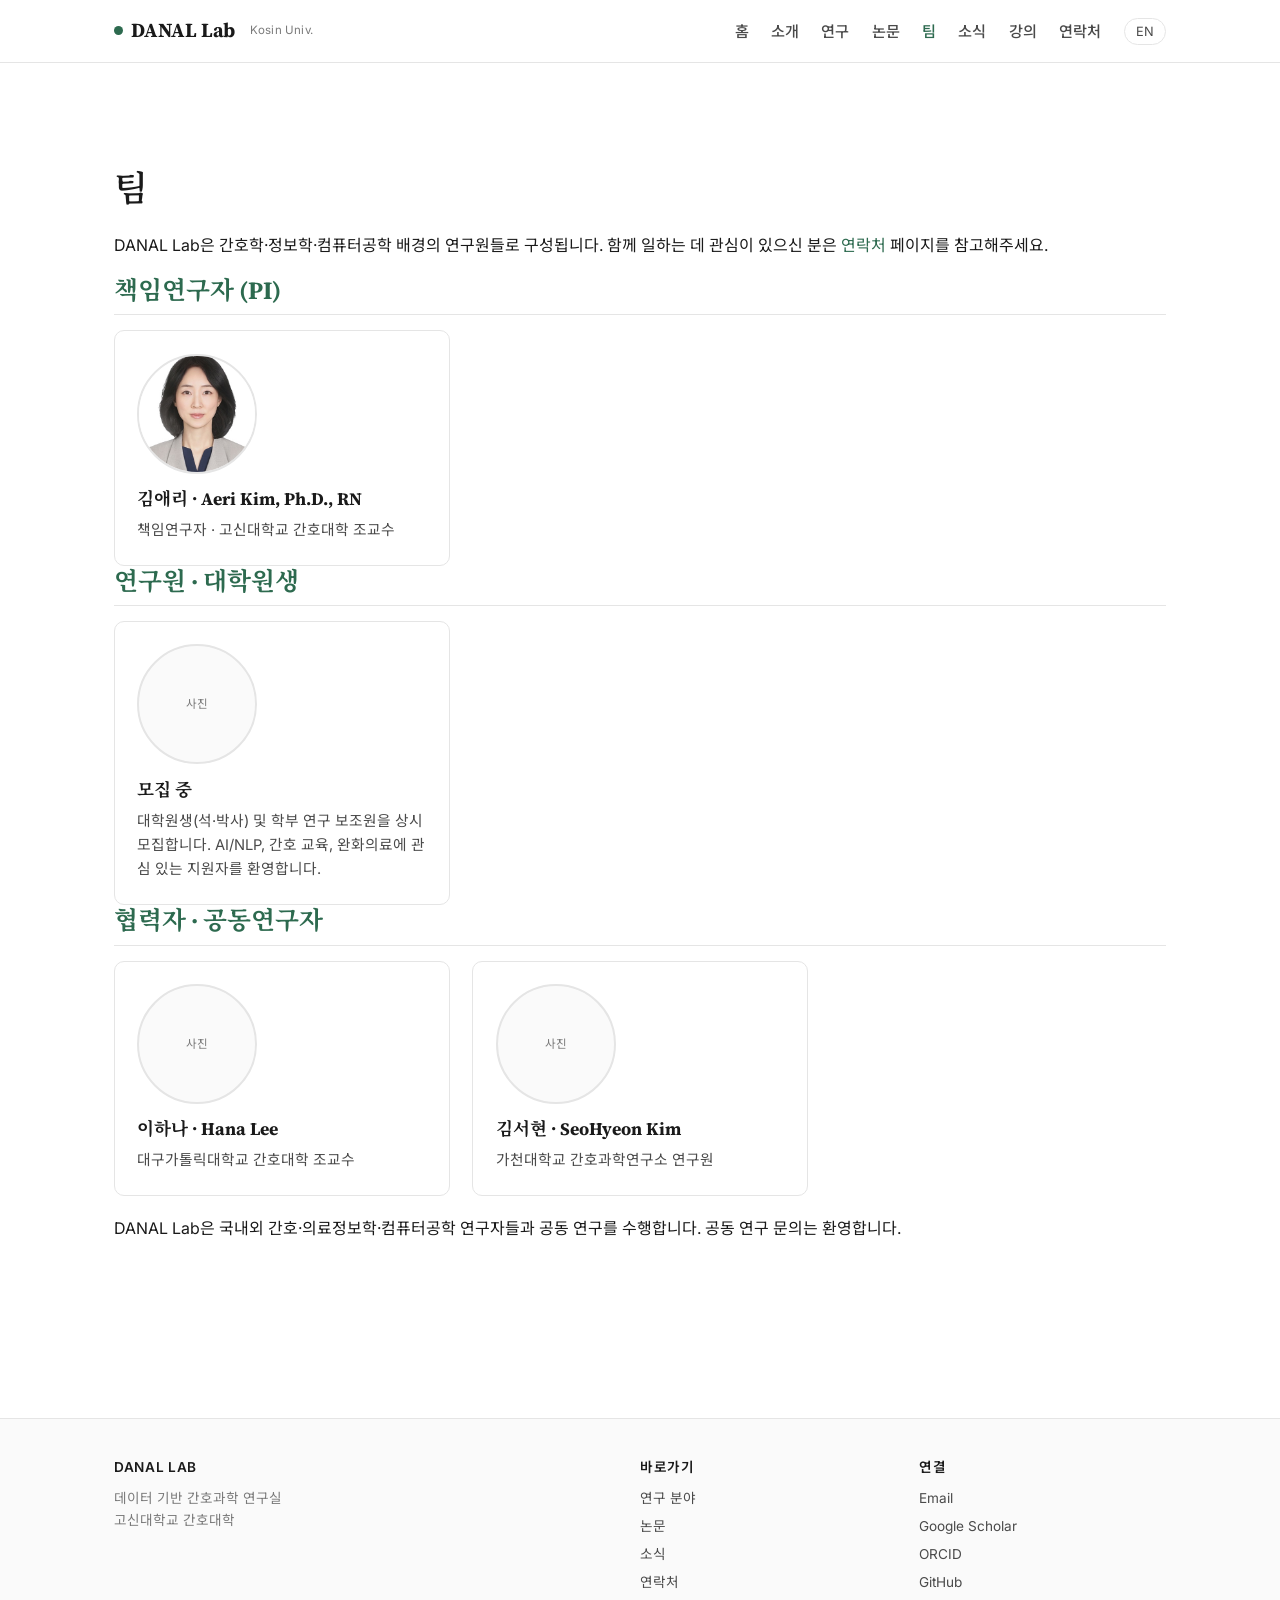
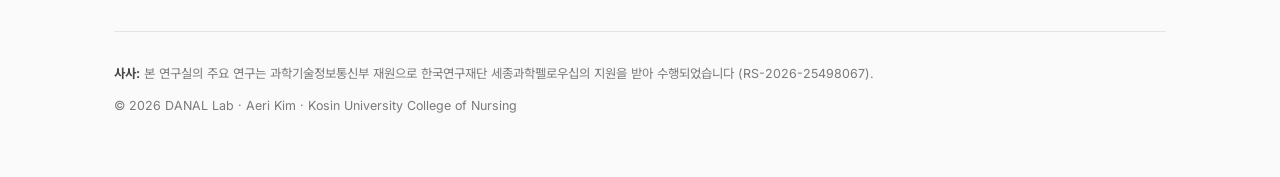
<file: team.html>
<!DOCTYPE html>
<html lang="ko">
<head>
<meta charset="UTF-8">
<meta name="viewport" content="width=device-width, initial-scale=1.0">
<title>Team · DANAL Lab</title>
<meta name="description" content="The DANAL Lab team">
<link rel="canonical" href="https://danallab.com/team.html">
<meta property="og:type" content="website">
<meta property="og:site_name" content="DANAL Lab">
<meta property="og:locale" content="ko_KR">
<meta property="og:title" content="Team · DANAL Lab">
<meta property="og:description" content="The DANAL Lab team">
<meta property="og:url" content="https://danallab.com/team.html">
<meta property="og:image" content="https://danallab.com/assets/img/pi-photo.svg">
<meta name="twitter:card" content="summary">
<meta name="twitter:title" content="Team · DANAL Lab">
<meta name="twitter:description" content="The DANAL Lab team">
<meta name="twitter:image" content="https://danallab.com/assets/img/pi-photo.svg">
<link rel="preconnect" href="https://fonts.googleapis.com">
<link rel="preconnect" href="https://fonts.gstatic.com" crossorigin>
<link href="https://fonts.googleapis.com/css2?family=Inter:wght@400;500;600;700&family=Noto+Sans+KR:wght@400;500;700&family=Noto+Serif+KR:wght@400;600&family=Source+Serif+4:ital,wght@0,400;0,600;1,400&family=JetBrains+Mono:wght@400;500&display=swap" rel="stylesheet">
<link rel="stylesheet" href="css/style.css">
<link rel="icon" type="image/svg+xml" href="assets/img/favicon.svg">
</head>
<body>
<header class="site-header">
  <div class="nav-inner">
    <a href="index.html" class="brand"><span class="dot"></span>DANAL Lab <small>Kosin Univ.</small></a>
    <nav class="main-nav">
      <ul>
        <li><a href="index.html" data-lang-ko>홈</a><a href="index.html" data-lang-en>Home</a></li>
        <li><a href="about.html" data-lang-ko>소개</a><a href="about.html" data-lang-en>About</a></li>
        <li><a href="research.html" data-lang-ko>연구</a><a href="research.html" data-lang-en>Research</a></li>
        <li><a href="publications.html" data-lang-ko>논문</a><a href="publications.html" data-lang-en>Publications</a></li>
        <li><a href="team.html" data-lang-ko>팀</a><a href="team.html" data-lang-en>Team</a></li>
        <li><a href="news.html" data-lang-ko>소식</a><a href="news.html" data-lang-en>News</a></li>
        <li><a href="teaching.html" data-lang-ko>강의</a><a href="teaching.html" data-lang-en>Teaching</a></li>
        <li><a href="contact.html" data-lang-ko>연락처</a><a href="contact.html" data-lang-en>Contact</a></li>
        <li><button class="lang-toggle" type="button">EN</button></li>
      </ul>
    </nav>
    <button class="mobile-menu-btn" aria-label="Menu">☰</button>
  </div>
</header>

<main>
<div class="container">
  <section class="block">
    <h1 data-lang-ko>팀</h1>
    <h1 data-lang-en>Team</h1>
    <p data-lang-ko class="lead">DANAL Lab은 간호학·정보학·컴퓨터공학 배경의 연구원들로 구성됩니다. 함께 일하는 데 관심이 있으신 분은 <a href="contact.html">연락처</a> 페이지를 참고해주세요.</p>
    <p data-lang-en class="lead">DANAL Lab brings together researchers from nursing, informatics, and computer science. If you are interested in joining or collaborating, please see the <a href="contact.html">contact</a> page.</p>

    <h2 data-lang-ko>책임연구자 (PI)</h2>
    <h2 data-lang-en>Principal Investigator</h2>
    <div class="grid-3">
      <div class="card">
        <div class="member-photo"><img src="assets/img/pi-team.jpg" alt="Aeri Kim"></div>
        <h3>김애리 · Aeri Kim, Ph.D., RN</h3>
        <p data-lang-ko>책임연구자 · 고신대학교 간호대학 조교수</p>
        <p data-lang-en>Principal Investigator · Assistant Professor, Kosin University College of Nursing</p>
      </div>
    </div>

    <h2 data-lang-ko>연구원 · 대학원생</h2>
    <h2 data-lang-en>Researchers &amp; Graduate Students</h2>
    <div class="grid-3">
      <div class="card">
        <div class="member-photo"><span class="ph" data-lang-ko>사진</span><span class="ph" data-lang-en>Photo</span></div>
        <h3 data-lang-ko>모집 중</h3>
        <h3 data-lang-en>Recruiting</h3>
        <p data-lang-ko>대학원생(석·박사) 및 학부 연구 보조원을 상시 모집합니다. AI/NLP, 간호 교육, 완화의료에 관심 있는 지원자를 환영합니다.</p>
        <p data-lang-en>We are continuously recruiting graduate students (M.S./Ph.D.) and undergraduate research assistants. Applicants interested in AI/NLP, nursing education, and palliative care are welcome.</p>
      </div>
    </div>

    <h2 data-lang-ko>협력자 · 공동연구자</h2>
    <h2 data-lang-en>Collaborators</h2>
    <div class="grid-3">
      <div class="card">
        <div class="member-photo"><span class="ph" data-lang-ko>사진</span><span class="ph" data-lang-en>Photo</span></div>
        <h3>이하나 · Hana Lee</h3>
        <p data-lang-ko>대구가톨릭대학교 간호대학 조교수</p>
        <p data-lang-en>Assistant Professor, Daegu Catholic University College of Nursing</p>
      </div>
      <div class="card">
        <div class="member-photo"><span class="ph" data-lang-ko>사진</span><span class="ph" data-lang-en>Photo</span></div>
        <h3>김서현 · SeoHyeon Kim</h3>
        <p data-lang-ko>가천대학교 간호과학연구소 연구원</p>
        <p data-lang-en>Researcher, Research Institute of Nursing Science, Gachon University</p>
      </div>
    </div>
    <p data-lang-ko style="margin-top:1.2rem;">DANAL Lab은 국내외 간호·의료정보학·컴퓨터공학 연구자들과 공동 연구를 수행합니다. 공동 연구 문의는 환영합니다.</p>
    <p data-lang-en style="margin-top:1.2rem;">DANAL Lab actively collaborates with researchers in nursing, medical informatics, and computer science both domestically and internationally. Collaboration inquiries are welcome.</p>
  </section>
</div>
</main>

<footer class="site-footer">
  <div class="container">
    <div class="foot-grid">
      <div>
        <h4>DANAL Lab</h4>
        <p data-lang-ko style="margin:.4rem 0;">데이터 기반 간호과학 연구실<br>고신대학교 간호대학</p>
        <p data-lang-en style="margin:.4rem 0;">Data-driven Aging, Nursing, AI &amp; Learning Lab<br>College of Nursing, Kosin University</p>
      </div>
      <div>
        <h4 data-lang-ko>바로가기</h4>
        <h4 data-lang-en>Quick Links</h4>
        <ul>
          <li><a href="research.html" data-lang-ko>연구 분야</a><a href="research.html" data-lang-en>Research</a></li>
          <li><a href="publications.html" data-lang-ko>논문</a><a href="publications.html" data-lang-en>Publications</a></li>
          <li><a href="news.html" data-lang-ko>소식</a><a href="news.html" data-lang-en>News</a></li>
          <li><a href="contact.html" data-lang-ko>연락처</a><a href="contact.html" data-lang-en>Contact</a></li>
        </ul>
      </div>
      <div>
        <h4 data-lang-ko>연결</h4>
        <h4 data-lang-en>Connect</h4>
        <ul>
          <li><a href="mailto:aeri.kim83@gmail.com">Email</a></li>
          <li><a href="https://scholar.google.com/citations?user=otBvEsYAAAAJ&hl=ko&oi=ao" target="_blank" rel="noopener">Google Scholar</a></li>
          <li><a href="https://orcid.org/0000-0001-6993-060X" target="_blank" rel="noopener">ORCID</a></li>
          <li><a href="https://github.com/RN-Aeri" target="_blank" rel="noopener">GitHub</a></li>
        </ul>
      </div>
    </div>
    <div class="ack">
      <p data-lang-ko><strong>사사:</strong> 본 연구실의 주요 연구는 과학기술정보통신부 재원으로 한국연구재단 세종과학펠로우십의 지원을 받아 수행되었습니다 (RS-2026-25498067).</p>
      <p data-lang-en><strong>Acknowledgement:</strong> This lab is supported in part by the National Research Foundation of Korea (NRF) grant funded by the Korean government (MSIT) through the Sejong Science Fellowship (RS-2026-25498067).</p>
      <p style="margin-top:.8rem;">© 2026 DANAL Lab · Aeri Kim · Kosin University College of Nursing</p>
    </div>
  </div>
</footer>
<script src="js/main.js"></script>
</body>
</html>
</file>
<file: css/style.css>
/* DANAL Lab — al-folio inspired stylesheet */
/* -------------------------------------------------- */
:root {
  --ink:        #1a1a1a;
  --ink-soft:   #4a4a4a;
  --muted:      #7a7a7a;
  --line:       #e5e5e5;
  --bg:         #ffffff;
  --bg-soft:    #fafafa;
  --accent:     #2D6A4F;   /* nursing teal */
  --accent-2:   #40916C;
  --accent-3:   #D4A373;   /* warm sand */
  --coral:      #C1666B;   /* highlight */
  --data-blue:  #1976D2;
  --radius:     10px;
  --shadow:     0 1px 2px rgba(0,0,0,.04), 0 8px 24px rgba(0,0,0,.06);
  --maxw:       1100px;
  --font-body:  "Inter", "Noto Sans KR", -apple-system, BlinkMacSystemFont, "Segoe UI", sans-serif;
  --font-serif: "Source Serif 4", "Noto Serif KR", Georgia, serif;
  --font-mono:  "JetBrains Mono", ui-monospace, "SF Mono", Menlo, monospace;
}

* { box-sizing: border-box; }
html { scroll-behavior: smooth; }
body {
  margin: 0;
  font-family: var(--font-body);
  font-size: 16px;
  line-height: 1.65;
  color: var(--ink);
  background: var(--bg);
  -webkit-font-smoothing: antialiased;
}

a { color: var(--accent); text-decoration: none; transition: color .15s; }
a:hover { color: var(--coral); text-decoration: underline; }

h1, h2, h3, h4 {
  font-family: var(--font-serif);
  color: var(--ink);
  line-height: 1.25;
  font-weight: 600;
  margin: 1.6em 0 .6em;
}
h1 { font-size: 2.2rem; }
h2 { font-size: 1.55rem; color: var(--accent); font-weight: 700; border-bottom: 1px solid var(--line); padding-bottom: .35em; margin-top: 2.9em; }
h3 { font-size: 1.2rem; color: var(--accent); font-weight: 700; margin-top: 2.2em; }

.container {
  max-width: var(--maxw);
  margin: 0 auto;
  padding: 0 1.5rem;
}

/* ---------- Header ---------- */
header.site-header {
  position: sticky;
  top: 0;
  background: rgba(255,255,255,.92);
  backdrop-filter: blur(8px);
  border-bottom: 1px solid var(--line);
  z-index: 100;
}
.nav-inner {
  max-width: var(--maxw);
  margin: 0 auto;
  padding: .9rem 1.5rem;
  display: flex;
  align-items: center;
  justify-content: space-between;
  gap: 1rem;
}
.brand {
  font-family: var(--font-serif);
  font-size: 1.25rem;
  font-weight: 700;
  color: var(--ink);
  letter-spacing: -.01em;
  display: flex;
  align-items: center;
  gap: .5rem;
}
.brand .dot {
  width: 9px; height: 9px; border-radius: 50%;
  background: var(--accent); display: inline-block;
}
.brand small {
  font-family: var(--font-body);
  font-size: .72rem;
  color: var(--muted);
  font-weight: 400;
  margin-left: .4rem;
  letter-spacing: .02em;
}
nav.main-nav ul {
  display: flex;
  gap: 1.4rem;
  list-style: none;
  margin: 0; padding: 0;
  align-items: center;
}
nav.main-nav a {
  color: var(--ink-soft);
  font-size: .95rem;
  font-weight: 500;
}
nav.main-nav a.active { color: var(--accent); }
nav.main-nav a:hover { color: var(--accent); text-decoration: none; }
.lang-toggle {
  border: 1px solid var(--line);
  background: var(--bg);
  padding: .3rem .7rem;
  border-radius: 999px;
  font-size: .8rem;
  cursor: pointer;
  color: var(--ink-soft);
  font-family: var(--font-body);
}
.lang-toggle:hover { border-color: var(--accent); color: var(--accent); }

.mobile-menu-btn {
  display: none;
  background: none;
  border: none;
  font-size: 1.5rem;
  cursor: pointer;
  color: var(--ink);
}

/* ---------- Hero ---------- */
.hero {
  padding: 4rem 0 3rem;
  border-bottom: 1px solid var(--line);
  background: linear-gradient(180deg, var(--bg) 0%, var(--bg-soft) 100%);
}
.hero-grid {
  display: grid;
  grid-template-columns: 1fr 280px;
  gap: 3rem;
  align-items: center;
}
.hero-text h1 {
  font-size: 2.6rem;
  margin: 0 0 .5rem;
  letter-spacing: -.015em;
}
.hero-text .tagline {
  font-size: 1.15rem;
  color: var(--ink-soft);
  margin: 0 0 1.2rem;
  line-height: 1.6;
  font-family: var(--font-serif);
  font-style: italic;
}
.hero-text .lead {
  color: var(--ink-soft);
  font-size: 1rem;
  max-width: 620px;
  margin: 0 0 1.5rem;
}
.hero-actions {
  display: flex;
  gap: .7rem;
  flex-wrap: wrap;
}
.btn {
  display: inline-block;
  padding: .6rem 1.1rem;
  border-radius: 999px;
  font-size: .9rem;
  font-weight: 500;
  border: 1px solid var(--accent);
  color: var(--accent);
  background: var(--bg);
  transition: all .15s;
}
.btn:hover {
  background: var(--accent);
  color: #fff;
  text-decoration: none;
}
.btn-filled {
  background: var(--accent);
  color: #fff;
}
.btn-filled:hover {
  background: var(--accent-2);
  border-color: var(--accent-2);
  color: #fff;
}
.hero-photo {
  width: 280px;
  height: 280px;
  border-radius: 50%;
  overflow: hidden;
  background: var(--bg-soft);
  border: 3px solid var(--line);
  box-shadow: var(--shadow);
  display: flex;
  align-items: center;
  justify-content: center;
}
.hero-photo img { width: 100%; height: 100%; object-fit: cover; }

/* ---------- Sections ---------- */
main { padding: 3rem 0 4rem; }
section.block { margin-bottom: 3rem; }
section.block h2 { margin-top: 0; }

.grid-3 { display: grid; grid-template-columns: repeat(3, 1fr); gap: 1.4rem; }
.grid-2 { display: grid; grid-template-columns: repeat(2, 1fr); gap: 1.4rem; }

.card {
  border: 1px solid var(--line);
  border-radius: var(--radius);
  padding: 1.4rem;
  background: var(--bg);
  transition: all .2s;
}
.card:hover {
  border-color: var(--accent);
  box-shadow: var(--shadow);
  transform: translateY(-2px);
}
.card h3 {
  margin: 0 0 .5rem;
  font-size: 1.1rem;
  color: var(--ink);
}
.card p { margin: 0; font-size: .92rem; color: var(--ink-soft); }
.card .tag {
  display: inline-block;
  font-size: .7rem;
  padding: .15rem .55rem;
  border-radius: 999px;
  background: var(--bg-soft);
  color: var(--accent);
  border: 1px solid var(--line);
  margin-right: .3rem;
  margin-bottom: .4rem;
  font-family: var(--font-mono);
}

/* ---------- News/List ---------- */
.news-list { list-style: none; padding: 0; margin: 0; }
.news-list li {
  padding: 1rem 0;
  border-bottom: 1px solid var(--line);
  display: grid;
  grid-template-columns: 110px 1fr;
  gap: 1rem;
}
.news-list li:last-child { border-bottom: none; }
.news-list .date {
  font-family: var(--font-mono);
  font-size: .82rem;
  color: var(--muted);
  padding-top: .1rem;
}
.news-list .content { font-size: .95rem; color: var(--ink-soft); }

/* ---------- Publications ---------- */
.pub-list { list-style: none; padding: 0; margin: 0; }
.pub-list li {
  padding: 1.2rem 0;
  border-bottom: 1px solid var(--line);
}
.pub-list li:last-child { border-bottom: none; }
.pub-title { font-weight: 600; color: var(--ink); display: block; margin-bottom: .2rem; }
.pub-authors { font-size: .88rem; color: var(--ink-soft); display: block; margin-bottom: .15rem; }
.pub-venue { font-size: .85rem; color: var(--muted); font-style: italic; display: block; margin-bottom: .4rem; }
.pub-links a {
  font-size: .78rem;
  padding: .15rem .55rem;
  border: 1px solid var(--line);
  border-radius: 999px;
  margin-right: .3rem;
  color: var(--accent);
}
.pub-link.disabled {
  display: inline-block;
  font-size: .78rem;
  padding: .15rem .55rem;
  border: 1px dashed var(--line);
  border-radius: 999px;
  margin-right: .3rem;
  color: var(--muted);
  cursor: not-allowed;
  opacity: .6;
}
.btn-disabled {
  cursor: not-allowed;
  opacity: .55;
  pointer-events: none;
}
.pub-year-header {
  font-family: var(--font-mono);
  font-size: 1.05rem;
  font-weight: 700;
  color: var(--accent);
  margin: 2.6rem 0 .6rem;
  letter-spacing: .08em;
}

/* ---------- Team member photo ---------- */
.member-photo {
  width: 120px;
  height: 120px;
  border-radius: 50%;
  overflow: hidden;
  background: var(--bg-soft);
  border: 2px solid var(--line);
  margin: 0 0 .9rem;
  display: flex;
  align-items: center;
  justify-content: center;
  flex: 0 0 auto;
}
.member-photo img { width: 100%; height: 100%; object-fit: cover; object-position: center 25%; }
.member-photo .ph { color: var(--muted); font-size: .72rem; text-align: center; line-height: 1.3; }
.card .member-photo + h3 { margin-top: 0; }

/* ---------- Clickable news title ---------- */
.news-link { color: inherit; text-decoration: none; border-bottom: 1px solid transparent; }
.news-link:hover { color: var(--accent); border-bottom-color: var(--accent); }
.news-link .arrow { color: var(--accent); font-size: .8em; margin-left: .15em; }

/* ---------- Project page ---------- */
.project-hero {
  background: linear-gradient(135deg, var(--accent) 0%, var(--accent-2) 100%);
  color: #fff;
  padding: 3rem 0;
  border-radius: var(--radius);
  margin-bottom: 2rem;
}
.project-hero .container { color: #fff; }
.project-hero h1 { color: #fff; margin-top: 0; }
.project-hero .meta {
  display: flex;
  flex-wrap: wrap;
  gap: 1.5rem;
  margin-top: 1.5rem;
  font-size: .9rem;
  opacity: .92;
}
.project-hero .meta span strong { display: block; font-size: .72rem; opacity: .75; text-transform: uppercase; letter-spacing: .05em; }

/* ---------- Footer ---------- */
footer.site-footer {
  border-top: 1px solid var(--line);
  padding: 2.5rem 0 3rem;
  margin-top: 4rem;
  background: var(--bg-soft);
  font-size: .85rem;
  color: var(--muted);
}
footer .foot-grid {
  display: grid;
  grid-template-columns: 2fr 1fr 1fr;
  gap: 2rem;
  margin-bottom: 2rem;
}
footer h4 {
  font-family: var(--font-body);
  font-size: .85rem;
  text-transform: uppercase;
  letter-spacing: .05em;
  color: var(--ink);
  margin: 0 0 .7rem;
}
footer ul { list-style: none; padding: 0; margin: 0; }
footer ul li { margin-bottom: .35rem; }
footer a { color: var(--ink-soft); }
footer .ack {
  border-top: 1px solid var(--line);
  padding-top: 1.2rem;
  font-size: .78rem;
  color: var(--muted);
  line-height: 1.6;
}
footer .ack strong { color: var(--ink-soft); }

/* ---------- Language ---------- */
[data-lang-en], html[lang="en"] [data-lang-ko] { display: none; }
html[lang="en"] [data-lang-en] { display: initial; }
html[lang="en"] h1[data-lang-en],
html[lang="en"] h2[data-lang-en],
html[lang="en"] h3[data-lang-en],
html[lang="en"] p[data-lang-en],
html[lang="en"] li[data-lang-en],
html[lang="en"] div[data-lang-en] { display: block; }
html[lang="en"] span[data-lang-en],
html[lang="en"] a[data-lang-en],
html[lang="en"] strong[data-lang-en],
html[lang="en"] em[data-lang-en] { display: inline; }

/* ---------- Responsive ---------- */
@media (max-width: 820px) {
  .hero-grid { grid-template-columns: 1fr; text-align: center; }
  .hero-photo { margin: 0 auto; width: 200px; height: 200px; }
  .grid-3 { grid-template-columns: 1fr; }
  .grid-2 { grid-template-columns: 1fr; }
  footer .foot-grid { grid-template-columns: 1fr; }
  nav.main-nav ul {
    display: none;
    position: absolute;
    top: 100%;
    left: 0; right: 0;
    background: #fff;
    border-bottom: 1px solid var(--line);
    flex-direction: column;
    padding: 1rem 1.5rem;
    gap: .8rem;
  }
  nav.main-nav.open ul { display: flex; }
  .mobile-menu-btn { display: block; }
  .news-list li { grid-template-columns: 1fr; gap: .2rem; }
  h1 { font-size: 1.8rem; }
  .hero-text h1 { font-size: 2rem; }
}
</file>
